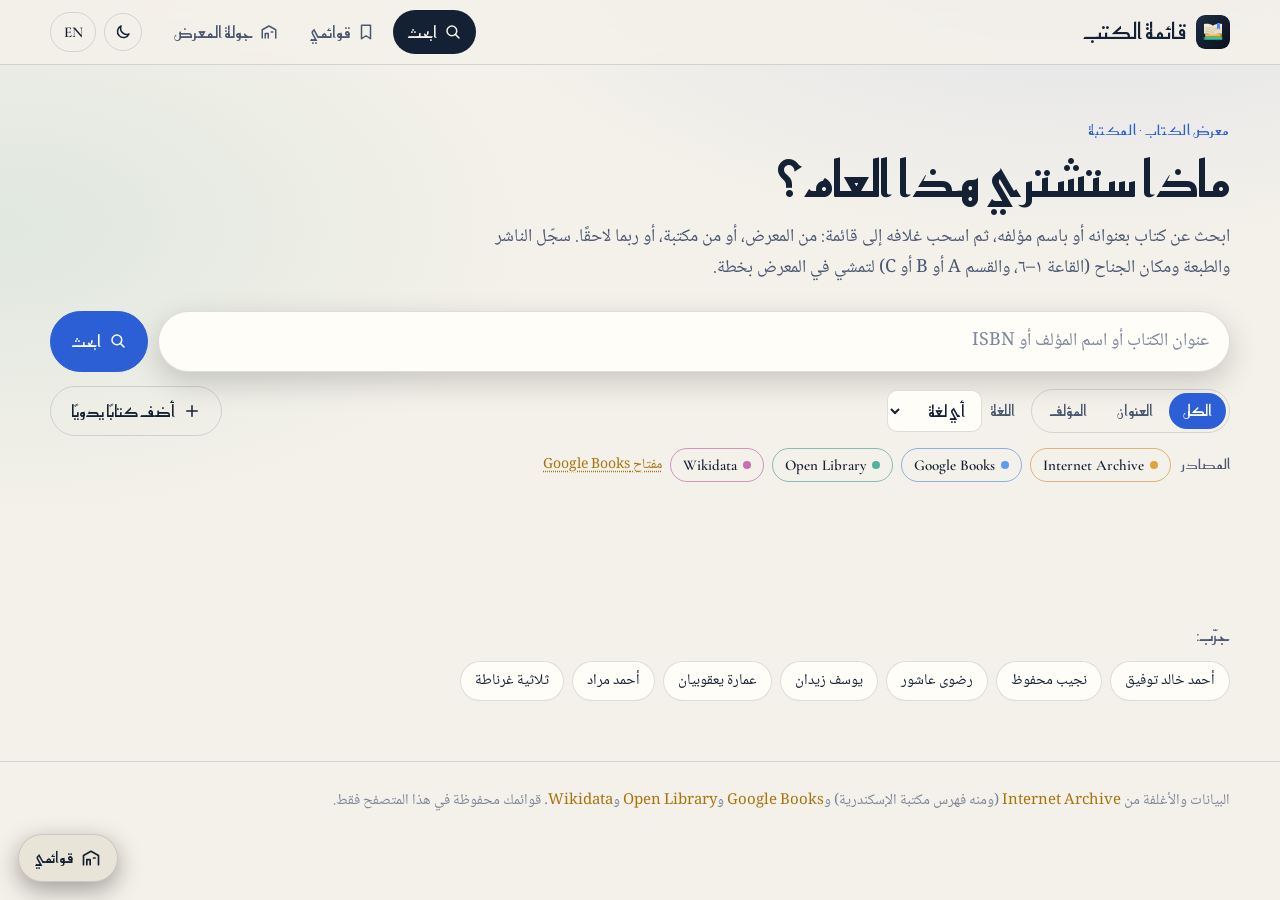
<file: index.html>
<!DOCTYPE html>
<html lang="ar" dir="rtl">
<head>
	<meta charset="UTF-8">
	<meta name="viewport" content="width=device-width, initial-scale=1.0, viewport-fit=cover">
	<title>قائمة الكتب — للمعرض والمكتبة</title>
	<meta name="description" content="قائمة الكتب التي تريد شراءها من معرض الكتاب أو من المكتبة: ابحث بالعنوان أو المؤلف، واسحب الغلاف إلى قائمتك، وسجّل الناشر والطبعة ومكانها في المعرض (القاعة والجناح). — Your book-buying list for the book fair or the bookshop.">
	<link rel="icon" href="assets/img/icons/favicon-32.png" sizes="32x32" type="image/png">
	<link rel="icon" href="assets/img/icon.svg" type="image/svg+xml">
	<link rel="apple-touch-icon" href="assets/img/icons/apple-touch-icon.png" sizes="180x180">
	<link rel="manifest" href="manifest.webmanifest">
	<meta name="theme-color" content="#0f1724">
	<meta name="color-scheme" content="dark light">
	<meta name="application-name" content="قائمة الكتب">
	<meta name="mobile-web-app-capable" content="yes">
	<meta name="apple-mobile-web-app-capable" content="yes">
	<meta name="apple-mobile-web-app-title" content="قائمة الكتب">
	<meta name="apple-mobile-web-app-status-bar-style" content="black-translucent">
	<meta name="author" content="Sameh Bilal">
	<meta property="og:type" content="website">
	<meta property="og:title" content="قائمة الكتب — للمعرض والمكتبة">
	<meta property="og:description" content="ابحث عن الكتب واسحبها إلى قائمتك، ورتّب جولتك في معرض الكتاب قاعةً قاعة. — Plan what to buy at the book fair, hall by hall.">
	<meta property="og:image" content="assets/img/screens/wide-search.jpg">
	<link rel="preload" href="assets/fonts/NotoNaskhArabic-arabic-7.woff2" as="font" type="font/woff2" crossorigin>
	<link rel="preload" href="assets/fonts/ReemKufi-arabic-10.woff2" as="font" type="font/woff2" crossorigin>
	<link rel="preconnect" href="https://openlibrary.org">
	<link rel="preconnect" href="https://covers.openlibrary.org">
	<link rel="preconnect" href="https://archive.org">
	<link rel="preconnect" href="https://www.googleapis.com">
	<link rel="stylesheet" href="assets/css/fonts.css">
	<link rel="stylesheet" href="assets/css/app.css">
	<link rel="stylesheet" href="assets/css/lists.css">
	<link rel="stylesheet" href="assets/css/notify.css">
	<script>try{var h=document.documentElement,l=localStorage.getItem('bl-lang'),t=localStorage.getItem('bl-theme');if(l==='en'){h.lang='en';h.dir='ltr';}if(t==='light'||(!t&&matchMedia('(prefers-color-scheme: light)').matches))h.setAttribute('data-theme','light');}catch(e){}</script>
</head>
<body>
	<a class="skip" href="#main" data-i18n="skip">انتقل إلى المحتوى</a>
	<header class="site-header">
		<div class="wrap">
			<a class="brand" href="#search">
				<img src="assets/img/icon.svg" alt="" width="34" height="34">
				<span class="brand-t" data-i18n="brand">قائمة الكتب</span>
			</a>
			<nav class="nav" aria-label="الأقسام" data-i18n-aria="nav">
				<a href="#search" data-view="search"><svg viewBox="0 0 24 24" aria-hidden="true"><circle cx="10.5" cy="10.5" r="6.5"/><path d="M15.5 15.5L20 20"/></svg><span data-i18n="navSearch">ابحث</span></a>
				<a href="#lists" data-view="lists"><svg viewBox="0 0 24 24" aria-hidden="true"><path d="M6 3h12v18l-6-4-6 4z"/></svg><span data-i18n="navLists">قوائمي</span><b class="nav-n" hidden></b></a>
				<a href="#plan" data-view="plan"><svg viewBox="0 0 24 24" aria-hidden="true"><path d="M3 20V9l9-5 9 5v11M7 20v-6h4v6M15 12h2"/></svg><span data-i18n="navPlan">جولة المعرض</span></a>
			</nav>
			<div class="tools">
				<button type="button" class="icon-btn theme-toggle" aria-label="المظهر" data-i18n-aria="theme"><svg viewBox="0 0 24 24" aria-hidden="true"><path d="M20 14.5A8 8 0 0 1 9.5 4a8 8 0 1 0 10.5 10.5z"/></svg></button>
				<button type="button" class="lang-toggle" lang="en">EN</button>
			</div>
		</div>
	</header>

	<main id="main">
		<!-- search -->
		<section class="view" id="view-search" data-view="search">
			<div class="hero">
				<div class="wrap">
					<p class="eyebrow" data-i18n="eyebrow">معرض الكتاب · المكتبة</p>
					<h1 data-i18n="title">ماذا ستشتري هذا العام؟</h1>
					<p class="lead" data-i18n="lead">ابحث عن كتاب بعنوانه أو باسم مؤلفه، ثم اسحب غلافه إلى قائمة: من المعرض، أو من مكتبة، أو ربما لاحقًا. سجّل الناشر والطبعة ومكان الجناح (القاعة ١–٦، والقسم A أو B أو C) لتمشي في المعرض بخطة.</p>
					<form class="search" role="search" autocomplete="off">
						<div class="search-row">
							<label class="visually-hidden" for="q" data-i18n="qLabel">ابحث عن كتاب</label>
							<input id="q" name="q" type="search" enterkeyhint="search" placeholder="عنوان الكتاب أو اسم المؤلف أو ISBN" data-i18n-ph="qPh">
							<button type="submit" class="btn btn-primary"><svg viewBox="0 0 24 24" aria-hidden="true"><circle cx="10.5" cy="10.5" r="6.5"/><path d="M15.5 15.5L20 20"/></svg><span data-i18n="go">ابحث</span></button>
						</div>
						<div class="search-opts">
							<div class="seg" role="radiogroup" aria-label="ابحث في" data-i18n-aria="searchIn">
								<label><input type="radio" name="by" value="all" checked><span data-i18n="byAll">الكل</span></label>
								<label><input type="radio" name="by" value="title"><span data-i18n="byTitle">العنوان</span></label>
								<label><input type="radio" name="by" value="author"><span data-i18n="byAuthor">المؤلف</span></label>
							</div>
							<label class="sel"><span data-i18n="langLabel">اللغة</span>
								<select name="lang">
									<option value="" data-i18n="langAny">أي لغة</option>
									<option value="ara" data-i18n="langAr">العربية</option>
									<option value="eng" data-i18n="langEn">الإنجليزية</option>
									<option value="fre" data-i18n="langFr">الفرنسية</option>
								</select>
							</label>
							<div class="sources" id="sources"></div>
							<button type="button" class="btn btn-ghost" data-manual><svg viewBox="0 0 24 24" aria-hidden="true"><path d="M12 5v14M5 12h14"/></svg><span data-i18n="manual">أضف كتابًا يدويًا</span></button>
						</div>
					</form>
				</div>
			</div>
			<div class="wrap">
				<p class="status" id="status" aria-live="polite"></p>
				<div class="results" id="results"></div>
				<div class="more-row"><button type="button" class="btn btn-ghost" id="more" hidden data-i18n="more">المزيد</button></div>
				<div class="hint-empty" id="hint-empty">
					<p data-i18n="tryLabel">جرّب:</p>
					<div class="chips" id="try"></div>
				</div>
			</div>
		</section>

		<!-- my lists -->
		<section class="view" id="view-lists" data-view="lists" hidden>
			<div class="page-head"><div class="wrap">
				<p class="eyebrow" data-i18n="listsEyebrow">على جهازك</p>
				<h1 data-i18n="listsTitle">قوائمي</h1>
				<p class="lead" data-i18n="listsLead">اسحب أي كتاب من مقبضه لترتيبه أو لنقله إلى قائمة أخرى، واضغط على عنوانه لتعديل الطبعة والسعر ومكانه في المعرض. تبقى القوائم على جهازك، ويمكنك تصديرها أو مشاركتها.</p>
			</div></div>
			<div class="wrap"><div id="lists-mount"></div></div>
		</section>

		<!-- the fair route -->
		<section class="view" id="view-plan" data-view="plan" hidden>
			<div class="page-head"><div class="wrap">
				<p class="eyebrow" data-i18n="planEyebrow">خطة اليوم</p>
				<h1 data-i18n="planTitle">جولتي في المعرض</h1>
				<p class="lead" data-i18n="planLead">كتب قائمة المعرض مرتبةً بالقاعة ثم القسم ثم رقم الجناح، لتمر على كل قاعة مرة واحدة. علّم ما اشتريته فينتقل إلى «اشتريته»، وتحتها كتب المكتبات خارج المعرض.</p>
			</div></div>
			<div class="wrap"><div id="plan-mount"></div></div>
		</section>
	</main>

	<footer class="site-footer">
		<div class="wrap">
			<p data-i18n="footer">البيانات والأغلفة من <a href="https://archive.org" target="_blank" rel="noopener">Internet Archive</a> (ومنه فهرس مكتبة الإسكندرية) و<a href="https://books.google.com" target="_blank" rel="noopener">Google Books</a> و<a href="https://openlibrary.org" target="_blank" rel="noopener">Open Library</a> و<a href="https://www.wikidata.org" target="_blank" rel="noopener">Wikidata</a>. قوائمك محفوظة في هذا المتصفح فقط.</p>
			<p class="ft-tools"></p>
		</div>
	</footer>

	<script src="assets/js/core.js"></script>
	<script src="assets/js/notify.js"></script>
	<script src="assets/js/search.js"></script>
	<script src="assets/js/book.js"></script>
	<script src="assets/js/lists.js"></script>
	<script src="assets/js/goodreads.js"></script>
	<script src="assets/js/plan.js"></script>
	<script src="assets/js/main.js"></script>
	<script src="assets/js/pwa.js"></script>
</body>
</html>
</file>
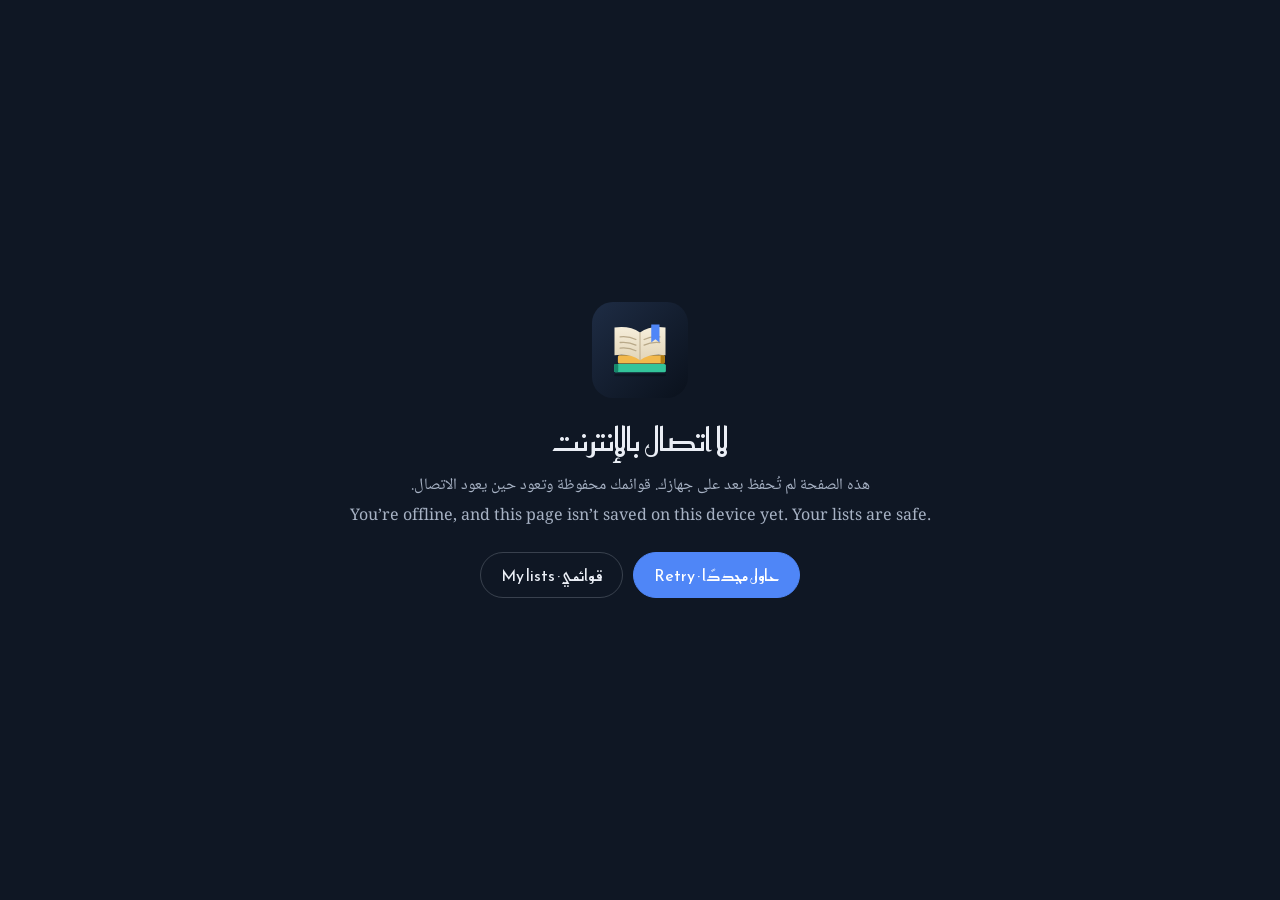
<file: offline.html>
<!DOCTYPE html>
<html lang="ar" dir="rtl">
<head>
	<meta charset="UTF-8">
	<meta name="viewport" content="width=device-width, initial-scale=1.0">
	<title>دون اتصال — قائمة الكتب</title>
	<meta name="theme-color" content="#0f1724">
	<link rel="icon" href="assets/img/icon.svg" type="image/svg+xml">
	<link rel="stylesheet" href="assets/css/fonts.css">
	<style>
		body { margin: 0; min-height: 100vh; display: grid; place-items: center; background: #0f1724; color: #eaeef5; font-family: 'Noto Naskh Arabic', Georgia, serif; text-align: center; padding: 24px; box-sizing: border-box; }
		img { width: 96px; height: 96px; margin: 0 auto 18px; display: block; }
		h1 { font-family: 'Reem Kufi', serif; font-weight: 500; margin: 0 0 8px; }
		p { color: #a7b2c4; margin: 0 0 4px; }
		.btns { display: flex; gap: 10px; justify-content: center; margin-top: 22px; flex-wrap: wrap; }
		button, a { font: 16px 'Reem Kufi', serif; padding: 10px 20px; border-radius: 999px; border: 1px solid rgba(226, 233, 245, .2); background: none; color: #eaeef5; cursor: pointer; text-decoration: none; }
		button { background: #4f86f7; border-color: #4f86f7; color: #fff; }
	</style>
</head>
<body>
	<main>
		<img src="assets/img/icon.svg" alt="">
		<h1>لا اتصال بالإنترنت</h1>
		<p>هذه الصفحة لم تُحفظ بعد على جهازك. قوائمك محفوظة وتعود حين يعود الاتصال.</p>
		<p lang="en" dir="ltr">You’re offline, and this page isn’t saved on this device yet. Your lists are safe.</p>
		<div class="btns">
			<button type="button" onclick="location.reload()">حاول مجددًا · Retry</button>
			<a href="index.html">قوائمي · My lists</a>
		</div>
	</main>
</body>
</html>
</file>
<file: assets/css/fonts.css>
/* Self-hosted Google Fonts (OFL): Reem Kufi, Noto Naskh Arabic, Cormorant Garamond */
/* latin-ext */
@font-face {
  font-family: 'Cormorant Garamond';
  font-style: normal;
  font-weight: 400;
  font-display: swap;
  src: url(../fonts/CormorantGaramond-latin-ext-2.woff2) format('woff2');
  unicode-range: U+0100-02BA, U+02BD-02C5, U+02C7-02CC, U+02CE-02D7, U+02DD-02FF, U+0304, U+0308, U+0329, U+1D00-1DBF, U+1E00-1E9F, U+1EF2-1EFF, U+2020, U+20A0-20AB, U+20AD-20C4, U+2113, U+2C60-2C7F, U+A720-A7FF;
}
/* latin */
@font-face {
  font-family: 'Cormorant Garamond';
  font-style: normal;
  font-weight: 400;
  font-display: swap;
  src: url(../fonts/CormorantGaramond-latin-3.woff2) format('woff2');
  unicode-range: U+0000-00FF, U+0131, U+0152-0153, U+02BB-02BC, U+02C6, U+02DA, U+02DC, U+0304, U+0308, U+0329, U+2000-206F, U+20AC, U+2122, U+2191, U+2193, U+2212, U+2215, U+FEFF, U+FFFD;
}
/* latin-ext */
@font-face {
  font-family: 'Cormorant Garamond';
  font-style: normal;
  font-weight: 500;
  font-display: swap;
  src: url(../fonts/CormorantGaramond-latin-ext-2.woff2) format('woff2');
  unicode-range: U+0100-02BA, U+02BD-02C5, U+02C7-02CC, U+02CE-02D7, U+02DD-02FF, U+0304, U+0308, U+0329, U+1D00-1DBF, U+1E00-1E9F, U+1EF2-1EFF, U+2020, U+20A0-20AB, U+20AD-20C4, U+2113, U+2C60-2C7F, U+A720-A7FF;
}
/* latin */
@font-face {
  font-family: 'Cormorant Garamond';
  font-style: normal;
  font-weight: 500;
  font-display: swap;
  src: url(../fonts/CormorantGaramond-latin-3.woff2) format('woff2');
  unicode-range: U+0000-00FF, U+0131, U+0152-0153, U+02BB-02BC, U+02C6, U+02DA, U+02DC, U+0304, U+0308, U+0329, U+2000-206F, U+20AC, U+2122, U+2191, U+2193, U+2212, U+2215, U+FEFF, U+FFFD;
}
/* latin-ext */
@font-face {
  font-family: 'Cormorant Garamond';
  font-style: normal;
  font-weight: 600;
  font-display: swap;
  src: url(../fonts/CormorantGaramond-latin-ext-2.woff2) format('woff2');
  unicode-range: U+0100-02BA, U+02BD-02C5, U+02C7-02CC, U+02CE-02D7, U+02DD-02FF, U+0304, U+0308, U+0329, U+1D00-1DBF, U+1E00-1E9F, U+1EF2-1EFF, U+2020, U+20A0-20AB, U+20AD-20C4, U+2113, U+2C60-2C7F, U+A720-A7FF;
}
/* latin */
@font-face {
  font-family: 'Cormorant Garamond';
  font-style: normal;
  font-weight: 600;
  font-display: swap;
  src: url(../fonts/CormorantGaramond-latin-3.woff2) format('woff2');
  unicode-range: U+0000-00FF, U+0131, U+0152-0153, U+02BB-02BC, U+02C6, U+02DA, U+02DC, U+0304, U+0308, U+0329, U+2000-206F, U+20AC, U+2122, U+2191, U+2193, U+2212, U+2215, U+FEFF, U+FFFD;
}
/* latin-ext */
@font-face {
  font-family: 'Cormorant Garamond';
  font-style: normal;
  font-weight: 700;
  font-display: swap;
  src: url(../fonts/CormorantGaramond-latin-ext-2.woff2) format('woff2');
  unicode-range: U+0100-02BA, U+02BD-02C5, U+02C7-02CC, U+02CE-02D7, U+02DD-02FF, U+0304, U+0308, U+0329, U+1D00-1DBF, U+1E00-1E9F, U+1EF2-1EFF, U+2020, U+20A0-20AB, U+20AD-20C4, U+2113, U+2C60-2C7F, U+A720-A7FF;
}
/* latin */
@font-face {
  font-family: 'Cormorant Garamond';
  font-style: normal;
  font-weight: 700;
  font-display: swap;
  src: url(../fonts/CormorantGaramond-latin-3.woff2) format('woff2');
  unicode-range: U+0000-00FF, U+0131, U+0152-0153, U+02BB-02BC, U+02C6, U+02DA, U+02DC, U+0304, U+0308, U+0329, U+2000-206F, U+20AC, U+2122, U+2191, U+2193, U+2212, U+2215, U+FEFF, U+FFFD;
}
/* arabic */
@font-face {
  font-family: 'Noto Naskh Arabic';
  font-style: normal;
  font-weight: 400;
  font-display: swap;
  src: url(../fonts/NotoNaskhArabic-arabic-7.woff2) format('woff2');
  unicode-range: U+0600-06FF, U+0750-077F, U+0870-0891, U+0897-08E1, U+08E3-08FF, U+200C-200E, U+2010-2011, U+204F, U+2E41, U+FB50-FDFF, U+FE70-FE74, U+FE76-FEFC, U+102E0-102FB, U+10E60-10E7E, U+10EC2-10EC7, U+10EC9-10EEE, U+10EF0-10EFF, U+1EE00-1EE03, U+1EE05-1EE1F, U+1EE21-1EE22, U+1EE24, U+1EE27, U+1EE29-1EE32, U+1EE34-1EE37, U+1EE39, U+1EE3B, U+1EE42, U+1EE47, U+1EE49, U+1EE4B, U+1EE4D-1EE4F, U+1EE51-1EE52, U+1EE54, U+1EE57, U+1EE59, U+1EE5B, U+1EE5D, U+1EE5F, U+1EE61-1EE62, U+1EE64, U+1EE67-1EE6A, U+1EE6C-1EE72, U+1EE74-1EE77, U+1EE79-1EE7C, U+1EE7E, U+1EE80-1EE89, U+1EE8B-1EE9B, U+1EEA1-1EEA3, U+1EEA5-1EEA9, U+1EEAB-1EEBB, U+1EEF0-1EEF1;
}
/* latin-ext */
@font-face {
  font-family: 'Noto Naskh Arabic';
  font-style: normal;
  font-weight: 400;
  font-display: swap;
  src: url(../fonts/NotoNaskhArabic-latin-ext-8.woff2) format('woff2');
  unicode-range: U+0100-02BA, U+02BD-02C5, U+02C7-02CC, U+02CE-02D7, U+02DD-02FF, U+0304, U+0308, U+0329, U+1D00-1DBF, U+1E00-1E9F, U+1EF2-1EFF, U+2020, U+20A0-20AB, U+20AD-20C4, U+2113, U+2C60-2C7F, U+A720-A7FF;
}
/* latin */
@font-face {
  font-family: 'Noto Naskh Arabic';
  font-style: normal;
  font-weight: 400;
  font-display: swap;
  src: url(../fonts/NotoNaskhArabic-latin-9.woff2) format('woff2');
  unicode-range: U+0000-00FF, U+0131, U+0152-0153, U+02BB-02BC, U+02C6, U+02DA, U+02DC, U+0304, U+0308, U+0329, U+2000-206F, U+20AC, U+2122, U+2191, U+2193, U+2212, U+2215, U+FEFF, U+FFFD;
}
/* arabic */
@font-face {
  font-family: 'Noto Naskh Arabic';
  font-style: normal;
  font-weight: 600;
  font-display: swap;
  src: url(../fonts/NotoNaskhArabic-arabic-7.woff2) format('woff2');
  unicode-range: U+0600-06FF, U+0750-077F, U+0870-0891, U+0897-08E1, U+08E3-08FF, U+200C-200E, U+2010-2011, U+204F, U+2E41, U+FB50-FDFF, U+FE70-FE74, U+FE76-FEFC, U+102E0-102FB, U+10E60-10E7E, U+10EC2-10EC7, U+10EC9-10EEE, U+10EF0-10EFF, U+1EE00-1EE03, U+1EE05-1EE1F, U+1EE21-1EE22, U+1EE24, U+1EE27, U+1EE29-1EE32, U+1EE34-1EE37, U+1EE39, U+1EE3B, U+1EE42, U+1EE47, U+1EE49, U+1EE4B, U+1EE4D-1EE4F, U+1EE51-1EE52, U+1EE54, U+1EE57, U+1EE59, U+1EE5B, U+1EE5D, U+1EE5F, U+1EE61-1EE62, U+1EE64, U+1EE67-1EE6A, U+1EE6C-1EE72, U+1EE74-1EE77, U+1EE79-1EE7C, U+1EE7E, U+1EE80-1EE89, U+1EE8B-1EE9B, U+1EEA1-1EEA3, U+1EEA5-1EEA9, U+1EEAB-1EEBB, U+1EEF0-1EEF1;
}
/* latin-ext */
@font-face {
  font-family: 'Noto Naskh Arabic';
  font-style: normal;
  font-weight: 600;
  font-display: swap;
  src: url(../fonts/NotoNaskhArabic-latin-ext-8.woff2) format('woff2');
  unicode-range: U+0100-02BA, U+02BD-02C5, U+02C7-02CC, U+02CE-02D7, U+02DD-02FF, U+0304, U+0308, U+0329, U+1D00-1DBF, U+1E00-1E9F, U+1EF2-1EFF, U+2020, U+20A0-20AB, U+20AD-20C4, U+2113, U+2C60-2C7F, U+A720-A7FF;
}
/* latin */
@font-face {
  font-family: 'Noto Naskh Arabic';
  font-style: normal;
  font-weight: 600;
  font-display: swap;
  src: url(../fonts/NotoNaskhArabic-latin-9.woff2) format('woff2');
  unicode-range: U+0000-00FF, U+0131, U+0152-0153, U+02BB-02BC, U+02C6, U+02DA, U+02DC, U+0304, U+0308, U+0329, U+2000-206F, U+20AC, U+2122, U+2191, U+2193, U+2212, U+2215, U+FEFF, U+FFFD;
}
/* arabic */
@font-face {
  font-family: 'Reem Kufi';
  font-style: normal;
  font-weight: 400;
  font-display: swap;
  src: url(../fonts/ReemKufi-arabic-10.woff2) format('woff2');
  unicode-range: U+0600-06FF, U+0750-077F, U+0870-0891, U+0897-08E1, U+08E3-08FF, U+200C-200E, U+2010-2011, U+204F, U+2E41, U+FB50-FDFF, U+FE70-FE74, U+FE76-FEFC, U+102E0-102FB, U+10E60-10E7E, U+10EC2-10EC7, U+10EC9-10EEE, U+10EF0-10EFF, U+1EE00-1EE03, U+1EE05-1EE1F, U+1EE21-1EE22, U+1EE24, U+1EE27, U+1EE29-1EE32, U+1EE34-1EE37, U+1EE39, U+1EE3B, U+1EE42, U+1EE47, U+1EE49, U+1EE4B, U+1EE4D-1EE4F, U+1EE51-1EE52, U+1EE54, U+1EE57, U+1EE59, U+1EE5B, U+1EE5D, U+1EE5F, U+1EE61-1EE62, U+1EE64, U+1EE67-1EE6A, U+1EE6C-1EE72, U+1EE74-1EE77, U+1EE79-1EE7C, U+1EE7E, U+1EE80-1EE89, U+1EE8B-1EE9B, U+1EEA1-1EEA3, U+1EEA5-1EEA9, U+1EEAB-1EEBB, U+1EEF0-1EEF1;
}
/* latin-ext */
@font-face {
  font-family: 'Reem Kufi';
  font-style: normal;
  font-weight: 400;
  font-display: swap;
  src: url(../fonts/ReemKufi-latin-ext-11.woff2) format('woff2');
  unicode-range: U+0100-02BA, U+02BD-02C5, U+02C7-02CC, U+02CE-02D7, U+02DD-02FF, U+0304, U+0308, U+0329, U+1D00-1DBF, U+1E00-1E9F, U+1EF2-1EFF, U+2020, U+20A0-20AB, U+20AD-20C4, U+2113, U+2C60-2C7F, U+A720-A7FF;
}
/* latin */
@font-face {
  font-family: 'Reem Kufi';
  font-style: normal;
  font-weight: 400;
  font-display: swap;
  src: url(../fonts/ReemKufi-latin-12.woff2) format('woff2');
  unicode-range: U+0000-00FF, U+0131, U+0152-0153, U+02BB-02BC, U+02C6, U+02DA, U+02DC, U+0304, U+0308, U+0329, U+2000-206F, U+20AC, U+2122, U+2191, U+2193, U+2212, U+2215, U+FEFF, U+FFFD;
}
/* arabic */
@font-face {
  font-family: 'Reem Kufi';
  font-style: normal;
  font-weight: 600;
  font-display: swap;
  src: url(../fonts/ReemKufi-arabic-10.woff2) format('woff2');
  unicode-range: U+0600-06FF, U+0750-077F, U+0870-0891, U+0897-08E1, U+08E3-08FF, U+200C-200E, U+2010-2011, U+204F, U+2E41, U+FB50-FDFF, U+FE70-FE74, U+FE76-FEFC, U+102E0-102FB, U+10E60-10E7E, U+10EC2-10EC7, U+10EC9-10EEE, U+10EF0-10EFF, U+1EE00-1EE03, U+1EE05-1EE1F, U+1EE21-1EE22, U+1EE24, U+1EE27, U+1EE29-1EE32, U+1EE34-1EE37, U+1EE39, U+1EE3B, U+1EE42, U+1EE47, U+1EE49, U+1EE4B, U+1EE4D-1EE4F, U+1EE51-1EE52, U+1EE54, U+1EE57, U+1EE59, U+1EE5B, U+1EE5D, U+1EE5F, U+1EE61-1EE62, U+1EE64, U+1EE67-1EE6A, U+1EE6C-1EE72, U+1EE74-1EE77, U+1EE79-1EE7C, U+1EE7E, U+1EE80-1EE89, U+1EE8B-1EE9B, U+1EEA1-1EEA3, U+1EEA5-1EEA9, U+1EEAB-1EEBB, U+1EEF0-1EEF1;
}
/* latin-ext */
@font-face {
  font-family: 'Reem Kufi';
  font-style: normal;
  font-weight: 600;
  font-display: swap;
  src: url(../fonts/ReemKufi-latin-ext-11.woff2) format('woff2');
  unicode-range: U+0100-02BA, U+02BD-02C5, U+02C7-02CC, U+02CE-02D7, U+02DD-02FF, U+0304, U+0308, U+0329, U+1D00-1DBF, U+1E00-1E9F, U+1EF2-1EFF, U+2020, U+20A0-20AB, U+20AD-20C4, U+2113, U+2C60-2C7F, U+A720-A7FF;
}
/* latin */
@font-face {
  font-family: 'Reem Kufi';
  font-style: normal;
  font-weight: 600;
  font-display: swap;
  src: url(../fonts/ReemKufi-latin-12.woff2) format('woff2');
  unicode-range: U+0000-00FF, U+0131, U+0152-0153, U+02BB-02BC, U+02C6, U+02DA, U+02DC, U+0304, U+0308, U+0329, U+2000-206F, U+20AC, U+2122, U+2191, U+2193, U+2212, U+2215, U+FEFF, U+FFFD;
}
/* arabic */
@font-face {
  font-family: 'Reem Kufi';
  font-style: normal;
  font-weight: 700;
  font-display: swap;
  src: url(../fonts/ReemKufi-arabic-10.woff2) format('woff2');
  unicode-range: U+0600-06FF, U+0750-077F, U+0870-0891, U+0897-08E1, U+08E3-08FF, U+200C-200E, U+2010-2011, U+204F, U+2E41, U+FB50-FDFF, U+FE70-FE74, U+FE76-FEFC, U+102E0-102FB, U+10E60-10E7E, U+10EC2-10EC7, U+10EC9-10EEE, U+10EF0-10EFF, U+1EE00-1EE03, U+1EE05-1EE1F, U+1EE21-1EE22, U+1EE24, U+1EE27, U+1EE29-1EE32, U+1EE34-1EE37, U+1EE39, U+1EE3B, U+1EE42, U+1EE47, U+1EE49, U+1EE4B, U+1EE4D-1EE4F, U+1EE51-1EE52, U+1EE54, U+1EE57, U+1EE59, U+1EE5B, U+1EE5D, U+1EE5F, U+1EE61-1EE62, U+1EE64, U+1EE67-1EE6A, U+1EE6C-1EE72, U+1EE74-1EE77, U+1EE79-1EE7C, U+1EE7E, U+1EE80-1EE89, U+1EE8B-1EE9B, U+1EEA1-1EEA3, U+1EEA5-1EEA9, U+1EEAB-1EEBB, U+1EEF0-1EEF1;
}
/* latin-ext */
@font-face {
  font-family: 'Reem Kufi';
  font-style: normal;
  font-weight: 700;
  font-display: swap;
  src: url(../fonts/ReemKufi-latin-ext-11.woff2) format('woff2');
  unicode-range: U+0100-02BA, U+02BD-02C5, U+02C7-02CC, U+02CE-02D7, U+02DD-02FF, U+0304, U+0308, U+0329, U+1D00-1DBF, U+1E00-1E9F, U+1EF2-1EFF, U+2020, U+20A0-20AB, U+20AD-20C4, U+2113, U+2C60-2C7F, U+A720-A7FF;
}
/* latin */
@font-face {
  font-family: 'Reem Kufi';
  font-style: normal;
  font-weight: 700;
  font-display: swap;
  src: url(../fonts/ReemKufi-latin-12.woff2) format('woff2');
  unicode-range: U+0000-00FF, U+0131, U+0152-0153, U+02BB-02BC, U+02C6, U+02DA, U+02DC, U+0304, U+0308, U+0329, U+2000-206F, U+20AC, U+2122, U+2191, U+2193, U+2212, U+2215, U+FEFF, U+FFFD;
}
/* latin-ext — Poppins 500, for the copyright line (as on Sameh Bilal's portfolio) */
@font-face {
  font-family: 'Poppins';
  font-style: normal;
  font-weight: 500;
  font-display: swap;
  src: url(../fonts/Poppins-500-latin-ext.woff2) format('woff2');
  unicode-range: U+0100-02BA, U+02BD-02C5, U+02C7-02CC, U+02CE-02D7, U+02DD-02FF, U+0304, U+0308, U+0329, U+1D00-1DBF, U+1E00-1E9F, U+1EF2-1EFF, U+2020, U+20A0-20AB, U+20AD-20C4, U+2113, U+2C60-2C7F, U+A720-A7FF;
}
/* latin — Poppins 500, for the copyright line (as on Sameh Bilal's portfolio) */
@font-face {
  font-family: 'Poppins';
  font-style: normal;
  font-weight: 500;
  font-display: swap;
  src: url(../fonts/Poppins-500-latin.woff2) format('woff2');
  unicode-range: U+0000-00FF, U+0131, U+0152-0153, U+02BB-02BC, U+02C6, U+02DA, U+02DC, U+0304, U+0308, U+0329, U+2000-206F, U+20AC, U+2122, U+2191, U+2193, U+2212, U+2215, U+FEFF, U+FFFD;
}
</file>
<file: assets/css/app.css>
/* =========================================================
   Book List — the page: header, search, results, the book's
   card, the fair route. The lists and their drag and drop are
   in lists.css. Dark by default, a paper (light) theme too.
   ========================================================= */

:root {
	--ink: #0f1724;
	--ink-2: #152033;
	--ink-3: #1e2c44;
	--line: rgba(226, 233, 245, 0.12);
	--paper: #eaeef5;
	--paper-dim: #a7b2c4;
	--muted: #77839a;
	--ember: #4f86f7;
	--gold: #f2b84b;
	--teal: #33c49a;
	--radius: 14px;
	--shadow: 0 20px 50px rgba(0, 0, 0, 0.45);
	--header-bg: rgba(15, 23, 36, 0.84);

	--f-display: 'Reem Kufi', 'Cormorant Garamond', serif;
	--f-body: 'Noto Naskh Arabic', 'Cormorant Garamond', Georgia, serif;
	--f-latin: 'Cormorant Garamond', Georgia, serif;
	color-scheme: dark;
}
html[data-theme="light"] {
	--ink: #f4f1ea;
	--ink-2: #fffdf8;
	--ink-3: #e9e4d8;
	--line: rgba(20, 32, 51, 0.14);
	--paper: #142033;
	--paper-dim: #4a5872;
	--muted: #7c879a;
	--ember: #2c5fd6;
	--gold: #a87410;
	--teal: #17886a;
	--shadow: 0 20px 50px rgba(20, 32, 51, 0.16);
	--header-bg: rgba(244, 241, 234, 0.88);
	color-scheme: light;
}

*, *::before, *::after { box-sizing: border-box; }
html { overflow-x: hidden; -webkit-text-size-adjust: 100%; }
html, body { margin: 0; padding: 0; }
body {
	min-height: 100vh;
	background:
		radial-gradient(1100px 560px at 85% -10%, color-mix(in srgb, var(--ember) 11%, transparent), transparent 60%),
		radial-gradient(900px 500px at 0% 25%, color-mix(in srgb, var(--teal) 9%, transparent), transparent 60%),
		var(--ink);
	background-attachment: fixed;
	color: var(--paper);
	font-family: var(--f-body);
	font-size: 17px; line-height: 1.75;
	-webkit-font-smoothing: antialiased;
	overflow-x: clip;
	padding-bottom: env(safe-area-inset-bottom);
}
html[lang="en"] body { font-family: var(--f-latin); font-size: 19px; line-height: 1.55; }
html[lang="en"] { --f-display: 'Cormorant Garamond', Georgia, serif; }
a { color: var(--gold); text-decoration: none; }
a:hover { color: var(--ember); }
img { max-width: 100%; display: block; }
button, input, select, textarea { font: inherit; color: inherit; }
svg { fill: none; stroke: currentColor; stroke-width: 2; stroke-linecap: round; stroke-linejoin: round; }
:focus-visible { outline: 2px solid var(--gold); outline-offset: 2px; }
.wrap { width: min(1180px, 100% - 32px); margin-inline: auto; }
.visually-hidden { position: absolute !important; width: 1px; height: 1px; overflow: hidden; clip: rect(0 0 0 0); white-space: nowrap; }
.skip { position: absolute; top: -60px; inset-inline-start: 12px; z-index: 2000; background: var(--paper); color: var(--ink); padding: 8px 14px; border-radius: 8px; }
.skip:focus { top: 10px; }
.muted { color: var(--muted); }
[hidden] { display: none !important; }

/* ---------- header ---------- */
.site-header {
	position: sticky; top: 0; z-index: 50;
	background: var(--header-bg); backdrop-filter: blur(10px); -webkit-backdrop-filter: blur(10px);
	border-bottom: 1px solid var(--line);
	padding-top: env(safe-area-inset-top);
}
.site-header .wrap { display: flex; align-items: center; gap: 18px; min-height: 64px; }
.brand { display: flex; align-items: center; gap: 10px; color: var(--paper); white-space: nowrap; }
.brand:hover { color: var(--paper); }
.brand img { width: 34px; height: 34px; border-radius: 9px; }
.brand-t { font-family: var(--f-display); font-size: 22px; line-height: 1; }
.nav { display: flex; gap: 4px; margin-inline-start: auto; }
.nav a {
	position: relative; display: inline-flex; align-items: center; gap: 7px;
	color: var(--paper-dim); font-family: var(--f-display); font-size: 16px;
	padding: 8px 14px; border-radius: 999px; transition: color .2s, background .2s;
}
.nav a svg { width: 18px; height: 18px; }
.nav a:hover { color: var(--paper); background: var(--ink-3); }
.nav a[aria-current="page"] { color: var(--ink); background: var(--paper); }
.nav-n { min-width: 20px; height: 20px; padding: 0 5px; border-radius: 10px; background: var(--ember); color: #fff; font: 600 12px/20px var(--f-latin); text-align: center; }
.tools { display: flex; align-items: center; gap: 8px; }
.icon-btn {
	display: grid; place-items: center; width: 38px; height: 38px; padding: 0; border-radius: 50%; cursor: pointer;
	background: transparent; border: 1px solid var(--line); color: var(--paper);
}
.icon-btn svg { width: 18px; height: 18px; }
.icon-btn:hover { border-color: var(--gold); color: var(--gold); }
.lang-toggle {
	font-family: var(--f-latin); font-size: 15px; font-weight: 600; min-width: 46px;
	background: transparent; color: var(--paper); border: 1px solid var(--line); border-radius: 999px; padding: 6px 12px; cursor: pointer;
}
html[lang="en"] .lang-toggle { font-family: 'Reem Kufi', sans-serif; }
.lang-toggle:hover { border-color: var(--gold); color: var(--gold); }

/* phones: the three views as a bar at the bottom, like an app */
@media (max-width: 760px) {
	/* (a backdrop-filter would make the header the box the fixed bar is placed in) */
	.site-header { backdrop-filter: none; -webkit-backdrop-filter: none; background: color-mix(in srgb, var(--ink) 94%, transparent); }
	.site-header .wrap { min-height: 56px; gap: 10px; }
	.tools { margin-inline-start: auto; }
	.nav {
		position: fixed; z-index: 60; bottom: 0; inset-inline: 0; margin: 0; gap: 0;
		display: grid; grid-template-columns: repeat(3, 1fr);
		background: var(--header-bg); backdrop-filter: blur(12px); -webkit-backdrop-filter: blur(12px);
		border-top: 1px solid var(--line); padding: 6px 8px calc(6px + env(safe-area-inset-bottom));
	}
	.nav a { flex-direction: column; gap: 0; padding: 6px 4px; font-size: 13px; line-height: 1.3; border-radius: 12px; }
	.nav a svg { width: 22px; height: 22px; }
	.nav a[aria-current="page"] { background: transparent; color: var(--ember); }
	.nav-n { position: absolute; top: 2px; inset-inline-start: calc(50% + 6px); }
	body { padding-bottom: calc(76px + env(safe-area-inset-bottom)); }
	.ls-fab { bottom: calc(84px + env(safe-area-inset-bottom)) !important; }
	.ns-stack { top: calc(66px + env(safe-area-inset-top)) !important; }
}

/* ---------- headings ---------- */
.hero { padding: 54px 0 28px; }
.page-head { padding: 44px 0 22px; }
.eyebrow { margin: 0 0 6px; font-family: var(--f-display); font-size: 14px; letter-spacing: .04em; color: var(--ember); }
h1 { margin: 0; font-family: var(--f-display); font-weight: 600; font-size: clamp(30px, 5vw, 50px); line-height: 1.2; }
.lead { margin: 12px 0 0; max-width: 760px; color: var(--paper-dim); font-size: 18px; }
@media (max-width: 760px) { .hero { padding: 28px 0 18px; } .page-head { padding: 26px 0 14px; } .lead { font-size: 16px; } }

/* ---------- buttons, fields ---------- */
.btn {
	display: inline-flex; align-items: center; justify-content: center; gap: 8px; cursor: pointer;
	font-family: var(--f-display); font-size: 16px; padding: 10px 20px; border-radius: 999px;
	border: 1px solid var(--line); background: none; color: var(--paper); transition: background .2s, border-color .2s, color .2s, transform .15s;
}
.btn svg { width: 18px; height: 18px; }
.btn:hover { border-color: var(--ember); }
.btn:active { transform: translateY(1px); }
.btn-primary { background: var(--ember); border-color: var(--ember); color: #fff; }
.btn-primary:hover { filter: brightness(1.08); }
.btn-sm { font-size: 14px; padding: 5px 14px; }
.btn:disabled { opacity: .5; cursor: default; }
.linkish { border: 0; background: none; padding: 0; color: var(--gold); cursor: pointer; text-decoration: underline; text-underline-offset: 3px; }

.search { margin-top: 26px; }
.search-row { display: flex; gap: 10px; }
.search-row input {
	flex: 1; min-width: 0; padding: 14px 20px; border-radius: 999px; font-size: 18px;
	background: var(--ink-2); border: 1px solid var(--line); color: var(--paper); outline: none;
	box-shadow: 0 10px 30px rgba(0, 0, 0, .18);
}
.search-row input:focus { border-color: var(--ember); }
.search-row input::placeholder { color: var(--muted); }
.search-opts { display: flex; flex-wrap: wrap; align-items: center; gap: 12px 16px; margin-top: 14px; }
.search-opts [data-manual] { margin-inline-start: auto; }
@media (max-width: 640px) {
	.search-row .btn span { display: none; }
	.search-row .btn { padding: 0 16px; }
	.search-opts [data-manual] { margin: 0; width: 100%; }
}

/* a segmented control */
.seg { display: inline-flex; flex-wrap: wrap; border: 1px solid var(--line); border-radius: 999px; padding: 3px; gap: 2px; }
.seg label { position: relative; cursor: pointer; }
.seg input { position: absolute; opacity: 0; pointer-events: none; }
.seg span { display: inline-flex; align-items: center; gap: 6px; padding: 5px 14px; border-radius: 999px; font-family: var(--f-display); font-size: 15px; color: var(--paper-dim); transition: background .2s, color .2s; }
.seg span svg { width: 16px; height: 16px; }
.seg input:checked + span { background: var(--ember); color: #fff; }
.seg input:focus-visible + span { outline: 2px solid var(--gold); outline-offset: 1px; }
.sel { display: inline-flex; align-items: center; gap: 8px; font-family: var(--f-display); font-size: 15px; color: var(--paper-dim); }
select, .fld input, .fld textarea {
	background: var(--ink-2); border: 1px solid var(--line); color: var(--paper); border-radius: 10px; padding: 7px 12px; outline: none; font-size: 16px;
}
select:focus, .fld input:focus, .fld textarea:focus { border-color: var(--ember); }

/* the sources to search, and Google Books' key */
.sources { flex-basis: 100%; order: 5; display: flex; flex-wrap: wrap; align-items: center; gap: 6px 8px; font-size: 14px; }
.src-l { font-family: var(--f-display); color: var(--paper-dim); margin-inline-end: 2px; }
.src-pick { position: relative; cursor: pointer; }
.src-pick input { position: absolute; opacity: 0; pointer-events: none; }
.src-pick span { display: inline-flex; align-items: center; gap: 6px; padding: 3px 12px; border-radius: 999px; border: 1px solid var(--line); color: var(--muted); font-family: var(--f-latin); font-weight: 600; font-size: 15px; transition: all .15s; }
.src-pick span::before { content: ''; width: 8px; height: 8px; border-radius: 50%; background: var(--sc); opacity: .35; }
.src-pick input:checked + span { color: var(--paper); border-color: color-mix(in srgb, var(--sc) 60%, var(--line)); }
.src-pick input:checked + span::before { opacity: 1; }
.src-pick input:focus-visible + span { outline: 2px solid var(--gold); outline-offset: 2px; }
.src-ia { --sc: #e0a43a; } .src-gb { --sc: #5a9cf0; } .src-ol { --sc: #4fb3a2; } .src-wd { --sc: #c86fb4; }
.gb-key { position: relative; }
.gb-key summary { cursor: pointer; list-style: none; color: var(--gold); font-size: 14px; text-decoration: underline dotted; text-underline-offset: 3px; }
.gb-key summary::-webkit-details-marker { display: none; }
.gb-key-box { position: absolute; z-index: 30; top: calc(100% + 8px); inset-inline-start: 0; width: min(420px, calc(100vw - 32px)); padding: 14px 16px; border-radius: 14px; background: var(--ink-2); border: 1px solid var(--line); box-shadow: var(--shadow); }
.gb-key-box p { margin: 0 0 10px; font-size: 14px; line-height: 1.6; color: var(--paper-dim); }
.gb-key-row { display: flex; gap: 8px; }
.gb-key-row input { flex: 1; min-width: 0; background: var(--ink); border: 1px solid var(--line); color: var(--paper); border-radius: 10px; padding: 6px 10px; font-family: monospace; font-size: 14px; }
@media (max-width: 640px) { .gb-key { position: static; } .gb-key-box { inset-inline: 16px; } }
.src-counts { display: flex; flex-wrap: wrap; gap: 4px 14px; margin-top: 4px; font-size: 13px; color: var(--muted); }
.src-n { display: inline-flex; align-items: center; gap: 6px; }
.src-n::before { content: ''; width: 7px; height: 7px; border-radius: 50%; background: var(--sc); }
.src-n.is-err { color: var(--paper-dim); }
.src-n .linkish { font-size: 13px; }
.bk-src { display: flex; flex-wrap: wrap; gap: 3px; margin-top: 3px; }
.bk-src i { font: 600 10px/16px var(--f-latin, sans-serif); font-style: normal; padding: 0 6px; border-radius: 999px; color: var(--sc); border: 1px solid color-mix(in srgb, var(--sc) 45%, transparent); letter-spacing: .02em; }
.status { display: flex; flex-direction: column; }

/* ---------- results ---------- */
.status { min-height: 1.6em; margin: 6px 0 18px; color: var(--paper-dim); }
.results { display: grid; grid-template-columns: repeat(auto-fill, minmax(158px, 1fr)); gap: 26px 20px; }
@media (max-width: 640px) { .results { grid-template-columns: repeat(auto-fill, minmax(104px, 1fr)); gap: 18px 12px; } }
.bk-card { position: relative; display: flex; flex-direction: column; gap: 10px; cursor: grab; outline: none; -webkit-touch-callout: none; user-select: none; -webkit-user-select: none; }
.bk-card .cover { width: 100%; box-shadow: 0 14px 26px rgba(0, 0, 0, .35); transition: transform .3s cubic-bezier(.2, .8, .2, 1), box-shadow .3s; }
.bk-card:hover .cover, .bk-card:focus-visible .cover { transform: translateY(-6px) rotate(-1.2deg); box-shadow: 0 22px 34px rgba(0, 0, 0, .45); }
.bk-card:focus-visible .cover { outline: 2px solid var(--gold); outline-offset: 3px; }
.bk-card.is-dragged .cover { opacity: .35; transform: scale(.96); }
.bk-t { display: flex; flex-direction: column; line-height: 1.35; }
.bk-t b { font-family: var(--f-display); font-weight: 500; font-size: 16px; display: -webkit-box; -webkit-line-clamp: 2; -webkit-box-orient: vertical; overflow: hidden; }
.bk-t small { color: var(--paper-dim); font-size: 13px; overflow: hidden; text-overflow: ellipsis; white-space: nowrap; }
.bk-t .bk-meta { color: var(--muted); font-family: var(--f-latin); }
.bk-in { position: absolute; top: 8px; inset-inline-end: 8px; width: 30px; height: 30px; border-radius: 50%; display: grid; place-items: center; background: var(--ember); color: #fff; box-shadow: 0 4px 12px rgba(0, 0, 0, .35); }
.bk-in svg { width: 16px; height: 16px; }
/* the four lists as small buttons on the cover (for those who don't drag) */
.bk-card { container-type: inline-size; }
.bk-add {
	position: absolute; inset-inline: 0; top: calc(150cqw - 44px); display: flex; justify-content: center; gap: 4px; padding: 0 6px;
	opacity: 0; transform: translateY(6px); transition: opacity .2s, transform .2s; pointer-events: none;
}
.bk-card:hover .bk-add, .bk-card:focus-within .bk-add { opacity: 1; transform: none; pointer-events: auto; }
.bk-card:hover .bk-add { transform: translateY(-6px); }
.bk-add button {
	width: 34px; height: 34px; padding: 0; border-radius: 50%; cursor: pointer; display: grid; place-items: center;
	background: rgba(15, 23, 36, .86); color: #eaeef5; border: 1px solid rgba(255, 255, 255, .18); backdrop-filter: blur(4px);
}
.bk-add button svg { width: 16px; height: 16px; }
.bk-add button:hover, .bk-add button[aria-pressed="true"] { background: var(--ember); border-color: var(--ember); color: #fff; }
@media (hover: none) { .bk-card .bk-add { display: none; } }

/* loading */
.bk-card.is-skel .cover { background: var(--ink-3); animation: pulse 1.2s ease-in-out infinite alternate; box-shadow: none; }
.bk-card.is-skel .bk-t i { display: block; height: 12px; border-radius: 6px; background: var(--ink-3); margin: 4px 0; animation: pulse 1.2s ease-in-out infinite alternate; }
.bk-card.is-skel .bk-t i + i { width: 60%; }
@keyframes pulse { to { opacity: .45; } }
.more-row { display: flex; justify-content: center; margin: 30px 0; }
.hint-empty { margin: 0 0 40px; }
.hint-empty p { margin: 0 0 10px; color: var(--paper-dim); font-family: var(--f-display); }
.chips { display: flex; flex-wrap: wrap; gap: 8px; }
.chip { cursor: pointer; padding: 6px 14px; border-radius: 999px; border: 1px solid var(--line); background: var(--ink-2); color: var(--paper); font-size: 15px; }
.chip:hover { border-color: var(--ember); color: var(--ember); }

/* ---------- a cover: the picture, or one drawn from the title ---------- */
.cover {
	--h: 20;
	position: relative; display: block; aspect-ratio: 2 / 3; border-radius: 3px 6px 6px 3px; overflow: hidden;
	background:
		linear-gradient(90deg, rgba(0, 0, 0, .28) 0 6%, rgba(255, 255, 255, .08) 6% 7%, transparent 7%),
		linear-gradient(160deg, hsl(var(--h) 45% 38%), hsl(calc(var(--h) + 30) 50% 18%));
}
html[dir="rtl"] .cover { border-radius: 6px 3px 3px 6px; background: linear-gradient(270deg, rgba(0, 0, 0, .28) 0 6%, rgba(255, 255, 255, .08) 6% 7%, transparent 7%), linear-gradient(200deg, hsl(var(--h) 45% 38%), hsl(calc(var(--h) + 30) 50% 18%)); }
.cover img { position: absolute; inset: 0; width: 100%; height: 100%; object-fit: cover; }
.cover-t {
	position: absolute; inset: 12% 12% auto; display: flex; flex-direction: column; gap: 4px; text-align: center;
	font-family: var(--f-display); font-size: 14px; line-height: 1.3; color: #f4f6fb; overflow: hidden; max-height: 80%;
}
.cover-t small { font-size: 11px; opacity: .75; }
.cover::after { content: ''; position: absolute; inset: 0; pointer-events: none; box-shadow: inset 0 0 0 1px rgba(255, 255, 255, .06); border-radius: inherit; }

/* ---------- the book's card (dialog) ---------- */
html.bd-open { overflow: hidden; }
.bk-dialog { position: fixed; inset: 0; z-index: 1003; display: grid; place-items: center; padding: 16px; background: rgba(0, 0, 0, .6); animation: fadeIn .2s; overflow-y: auto; }
@keyframes fadeIn { from { opacity: 0; } }
.bk-dialog-card {
	width: min(760px, 100%); max-height: calc(100dvh - 32px); overflow: auto; overscroll-behavior: contain; padding: 22px 24px 0; border-radius: 18px;
	background: var(--ink-2); color: var(--paper); border: 1px solid var(--line); border-top: 3px solid var(--ember); box-shadow: 0 24px 60px rgba(0, 0, 0, .55);
	animation: rise .35s cubic-bezier(.2, .9, .25, 1.1);
}
@keyframes rise { from { transform: translateY(24px) scale(.98); opacity: 0; } }
@media (max-width: 640px) {
	.bk-dialog { padding: 0; place-items: end stretch; }
	.bk-dialog-card { width: 100%; max-height: 92dvh; border-radius: 18px 18px 0 0; padding: 18px 16px 0; }
}
.bd-head { display: grid; grid-template-columns: 116px 1fr auto; gap: 18px; align-items: start; }
.bd-cover .cover { width: 116px; box-shadow: 0 12px 24px rgba(0, 0, 0, .35); }
.bd-main { min-width: 0; }
.bd-main .eyebrow { margin-bottom: 4px; }
.bd-links { margin: 6px 0 0; font-size: 14px; color: var(--muted); }
.bd-x { width: 38px; height: 38px; border-radius: 50%; border: 1px solid var(--line); background: none; color: var(--paper); font-size: 22px; line-height: 1; cursor: pointer; }
.bd-x:hover { border-color: var(--ember); color: var(--ember); }
@media (max-width: 640px) { .bd-head { grid-template-columns: 80px 1fr auto; gap: 12px; } .bd-cover .cover { width: 80px; } }
.fld { display: flex; flex-direction: column; gap: 4px; margin: 0 0 10px; min-width: 0; }
.fld > span { font-family: var(--f-display); font-size: 13px; color: var(--paper-dim); }
.fld input, .fld textarea, .fld select { width: 100%; }
.fld-title input { font-family: var(--f-display); font-size: 20px; }
.fld input[aria-invalid="true"] { border-color: var(--ember); }
.bd-sec { border: 0; border-top: 1px solid var(--line); margin: 14px 0 0; padding: 14px 0 4px; min-width: 0; }
.bd-sec legend { padding: 0 8px 0 0; font-family: var(--f-display); font-size: 16px; color: var(--paper); float: inline-start; width: 100%; margin-bottom: 10px; }
.bd-sec legend + * { clear: both; }
.bd-grid { display: grid; grid-template-columns: repeat(3, minmax(0, 1fr)); gap: 0 12px; }
@media (max-width: 640px) { .bd-grid { grid-template-columns: repeat(2, minmax(0, 1fr)); } }
.seg-lists { border-radius: 14px; }
.seg-lists span { padding: 6px 12px; }
.bd-place .seg { margin-bottom: 14px; }
.bd-place[data-where="fair"] .bd-store, .bd-place[data-where="store"] .bd-fair { display: none; }
.bd-row { display: flex; flex-wrap: wrap; align-items: flex-end; gap: 4px 18px; }
.fld-num { width: 120px; }
.fld-num input { text-align: center; font-family: var(--f-latin); font-size: 18px; font-weight: 600; letter-spacing: .04em; }
.bd-code { margin-bottom: 12px; padding: 6px 14px; border-radius: 10px; font: 600 18px/1.3 var(--f-display); color: var(--teal); background: color-mix(in srgb, var(--teal) 12%, transparent); }
.bd-code:empty { display: none; }
.chips-pick { display: flex; flex-wrap: wrap; gap: 6px; }
.chips-pick label { position: relative; cursor: pointer; }
.chips-pick input { position: absolute; opacity: 0; pointer-events: none; }
.chips-pick span {
	display: grid; place-items: center; min-width: 44px; height: 44px; padding: 0 10px; border-radius: 12px;
	border: 1px solid var(--line); background: var(--ink); font: 600 18px/1 var(--f-latin); color: var(--paper-dim); transition: all .15s;
}
html:not([lang="en"]) .chips-pick span { font-family: var(--f-display); }
.chips-pick label:hover span { border-color: var(--teal); color: var(--paper); }
.chips-pick input:checked + span { background: var(--teal); border-color: var(--teal); color: #08110f; transform: translateY(-2px); }
.chips-pick input:focus-visible + span { outline: 2px solid var(--gold); outline-offset: 2px; }
.bd-stand-hint { margin: 0 0 12px; padding: 8px 12px; border-radius: 10px; background: color-mix(in srgb, var(--gold) 12%, transparent); font-size: 15px; display: flex; flex-wrap: wrap; align-items: center; gap: 6px 10px; }
.bd-eds { margin: 12px 0 14px; }
.ed-grid { display: grid; grid-template-columns: repeat(auto-fill, minmax(96px, 1fr)); gap: 12px; max-height: 330px; overflow: auto; padding: 4px; }
.ed { display: flex; flex-direction: column; gap: 6px; padding: 0; border: 0; background: none; cursor: pointer; text-align: start; }
.ed .cover { width: 100%; border: 2px solid transparent; filter: brightness(.8); transition: all .2s; }
.ed span:not(.cover):not(.cover-t) { font-size: 12px; line-height: 1.35; color: var(--paper-dim); }
.ed:hover .cover { filter: none; }
.ed[aria-pressed="true"] .cover { border-color: var(--ember); filter: none; transform: translateY(-3px); }
.bd-sec > .btn-sm { margin-bottom: 4px; }
.bd-act {
	position: sticky; bottom: 0; display: flex; flex-wrap: wrap; gap: 10px; margin: 8px -24px 0; padding: 14px 24px calc(14px + env(safe-area-inset-bottom));
	background: linear-gradient(to bottom, transparent, var(--ink-2) 30%); border-top: 1px solid var(--line); background: var(--ink-2);
}
@media (max-width: 640px) { .bd-act { margin-inline: -16px; padding-inline: 16px; } }
.bd-del { margin-inline-start: auto; color: var(--muted); }
.bd-del:hover { color: var(--ember); }

.bd-reviews { margin-top: 2px; }

/* importing Goodreads shelves */
.gr-card { width: min(620px, 100%); }
.gr-head { grid-template-columns: 1fr auto; }
.gr-head h2 { margin: 0 0 4px; font-family: var(--f-display); font-size: 24px; font-weight: 500; }
.gr-head .muted { margin: 0; font-size: 15px; }
.gr-shelves { display: flex; flex-wrap: wrap; gap: 8px; }
.gr-shelf { position: relative; cursor: pointer; }
.gr-shelf input { position: absolute; opacity: 0; pointer-events: none; }
.gr-shelf span { display: inline-flex; align-items: center; gap: 8px; padding: 6px 14px; border-radius: 999px; border: 1px solid var(--line); color: var(--paper-dim); font-size: 15px; transition: all .15s; }
.gr-shelf b { font-family: var(--f-latin); font-weight: 600; color: var(--muted); }
.gr-shelf input:checked + span { background: var(--teal); border-color: var(--teal); color: #08110f; }
.gr-shelf input:checked + span b { color: #08110f; }
.gr-shelf input:focus-visible + span { outline: 2px solid var(--gold); outline-offset: 2px; }

/* ---------- the fair route ---------- */
.pl-bar { display: flex; flex-wrap: wrap; align-items: center; justify-content: space-between; gap: 10px; margin-bottom: 16px; }
.pl-count { margin: 0; color: var(--paper-dim); }
.pl-count b { color: var(--paper); }
.pl-map { display: grid; grid-template-columns: repeat(6, minmax(0, 1fr)); gap: 10px; margin-bottom: 26px; }
@media (max-width: 640px) { .pl-map { grid-template-columns: repeat(3, minmax(0, 1fr)); } }
.pl-hall {
	position: relative; overflow: hidden; display: flex; flex-direction: column; align-items: center; gap: 0; padding: 14px 6px 16px; cursor: pointer;
	border-radius: 14px; border: 1px dashed var(--line); background: var(--ink-2); color: var(--muted); transition: all .2s;
}
.pl-hall.has { border-style: solid; border-color: color-mix(in srgb, var(--teal) 55%, var(--line)); color: var(--paper); }
.pl-hall.on { background: var(--teal); border-color: var(--teal); color: #08110f; }
.pl-hall:hover { transform: translateY(-2px); }
.pl-hall-n { font: 600 34px/1 var(--f-display); }
.pl-hall-l { font-family: var(--f-display); font-size: 13px; opacity: .75; }
.pl-hall-c { font-size: 13px; margin-top: 4px; }
.pl-hall-bar { position: absolute; inset: auto 0 0; height: 4px; background: var(--line); }
.pl-hall-bar::after { content: ''; position: absolute; inset-block: 0; inset-inline-start: 0; width: var(--p); background: var(--gold); }
.pl-group { margin: 0 0 22px; padding: 16px 18px; border-radius: var(--radius); background: var(--ink-2); border: 1px solid var(--line); }
.pl-group h3 { display: flex; flex-wrap: wrap; align-items: center; gap: 4px 12px; margin: 0 0 10px; font-family: var(--f-display); font-size: 21px; }
.pl-group h3 small { font-size: 14px; color: var(--paper-dim); font-family: var(--f-body); }
.pl-stop { display: grid; place-items: center; width: 30px; height: 30px; border-radius: 50%; background: var(--teal); color: #08110f; font-size: 16px; }
.pl-noplace { border-style: dashed; }
.pl-h2 { display: flex; align-items: center; gap: 10px; margin: 34px 0 14px; font-family: var(--f-display); font-size: 24px; }
.pl-h2 svg { width: 24px; height: 24px; color: var(--ember); }
.pl-list { list-style: none; margin: 0; padding: 0; }
.pl-row { display: flex; align-items: center; gap: 12px; padding: 10px 0; border-top: 1px solid var(--line); transition: opacity .3s; }
.pl-row:first-child { border-top: 0; }
.pl-row.is-done .pl-t .ls-title { text-decoration: line-through; color: var(--paper-dim); }
.pl-tick { position: relative; flex: none; cursor: pointer; }
.pl-tick input { position: absolute; opacity: 0; width: 100%; height: 100%; margin: 0; cursor: pointer; }
.pl-tick span[aria-hidden] { display: grid; place-items: center; width: 30px; height: 30px; border-radius: 9px; border: 2px solid var(--line); color: transparent; font-weight: 700; transition: all .2s; }
.pl-tick input:checked + span { background: var(--teal); border-color: var(--teal); color: #08110f; }
.pl-tick input:focus-visible + span { outline: 2px solid var(--gold); outline-offset: 2px; }
.pl-code { flex: none; min-width: 52px; padding: 4px 8px; border-radius: 8px; text-align: center; font: 700 16px/1.2 var(--f-latin); letter-spacing: .03em; background: color-mix(in srgb, var(--teal) 14%, transparent); color: var(--teal); }
.pl-cover { flex: none; width: 38px; padding: 0; border: 0; background: none; cursor: pointer; }
.pl-cover .cover-t { display: none; }
.pl-t { flex: 1; min-width: 0; display: flex; flex-direction: column; line-height: 1.4; }
.pl-t small { color: var(--paper-dim); font-size: 13px; }
.pl-t .pl-pub { color: var(--teal); }
.pl-t .pl-note { color: var(--gold); }
.pl-price { flex: none; font-family: var(--f-display); color: var(--paper-dim); font-size: 15px; }
.pl-bought { margin-top: 26px; padding: 12px 18px; border-radius: var(--radius); border: 1px solid var(--line); }
.pl-bought summary { cursor: pointer; display: flex; align-items: center; gap: 8px; font-family: var(--f-display); font-size: 18px; }
.pl-bought summary svg { width: 20px; height: 20px; color: var(--teal); }

/* ---------- footer ---------- */
.site-footer { margin-top: 60px; padding: 26px 0 40px; border-top: 1px solid var(--line); color: var(--muted); font-size: 15px; }
.site-footer p { margin: 0 0 6px; }
.ft-tools { display: flex; flex-wrap: wrap; gap: 10px; }
.ft-tools button { font-family: var(--f-display); font-size: 14px; cursor: pointer; padding: 5px 14px; border-radius: 999px; border: 1px solid var(--line); background: none; color: var(--paper-dim); }
.ft-tools button:hover { border-color: var(--ember); color: var(--ember); }

/* installed as an app */
html.is-app .site-footer { padding-bottom: 90px; }

/* ---------- print: the fair route on paper ---------- */
@media print {
	:root, html[data-theme="light"] { --ink: #fff; --ink-2: #fff; --ink-3: #eee; --paper: #000; --paper-dim: #333; --muted: #555; --line: #bbb; --teal: #000; }
	body { background: #fff; padding: 0; font-size: 12pt; }
	.site-header, .site-footer, .ls-fab, .ls-panel, .ls-overlay, .ns-stack, .pl-map, .pl-bar .btn, .hero, .page-head .lead, [data-view="search"], [data-view="lists"] { display: none !important; }
	.view[data-view="plan"] { display: block !important; }
	.pl-group { break-inside: avoid; border: 1px solid #bbb; }
	.pl-cover { display: none; }
	.pl-bought { display: none; }
}
@media (prefers-reduced-motion: reduce) { *, *::before, *::after { animation-duration: .01ms !important; transition-duration: .01ms !important; } }
</file>
<file: assets/css/lists.css>
/* =========================================================
   My lists — the bottom slide panel and the lists page.
   After the Ahmed Khaled Tawfik site's lists, adapted from
   Codrops' "Drag and Drop Interaction Ideas" (bottom slide):
   dragging a cover slides a panel up from the bottom with the
   lists to drop it on. The same panel opens from the button in
   the corner to browse, reorder, remove and export.
   ========================================================= */

/* the button in the corner */
.ls-fab {
	position: fixed; z-index: 880; bottom: 18px; inset-inline-end: 18px;
	display: inline-flex; align-items: center; gap: 8px;
	padding: 10px 16px; border-radius: 999px; cursor: pointer;
	background: var(--ink-3); color: var(--paper); border: 1px solid var(--line);
	box-shadow: 0 8px 24px rgba(0, 0, 0, .35);
	font-family: var(--f-display); font-size: 15px;
	transition: transform .2s, background .2s, opacity .2s;
}
.ls-fab:hover, .ls-fab:focus-visible { background: var(--ember); color: #fff; outline: none; transform: translateY(-2px); }
.ls-fab svg { width: 20px; height: 20px; }
.ls-fab-n { min-width: 22px; height: 22px; padding: 0 6px; border-radius: 11px; background: var(--ember); color: #fff; font-size: 13px; line-height: 22px; text-align: center; }
.ls-fab:hover .ls-fab-n { background: var(--ink); }
body.ls-drag-active .ls-fab, body[data-view="lists"] .ls-fab { opacity: 0; pointer-events: none; }
/* phones have «My lists» in the bar at the bottom */
@media (max-width: 760px) { .ls-fab { display: none; } }

/* the panel slides up from below the window */
.ls-panel {
	position: fixed; z-index: 990; top: 100%; left: 0; width: 100%; height: 100%;
	background: var(--ink-2); color: var(--paper); overflow: auto; overscroll-behavior: contain;
	border-top: 3px solid var(--ember);
	transform: translate3d(0, 20px, 0); visibility: hidden;
	transition: transform .5s cubic-bezier(.6, 0, .4, 1), visibility 0s .5s;
}
.ls-panel.show { transform: translate3d(0, -100%, 0); visibility: visible; transition: transform .5s cubic-bezier(.6, 0, .4, 1); }
.ls-inner {
	width: min(980px, 100% - 32px); margin: 0 auto; padding: calc(24px + env(safe-area-inset-top)) 0 90px;
	transform: translate3d(0, 50%, 0); transition: transform .4s .3s;
}
.ls-panel.show .ls-inner { transform: none; }

/* while dragging the panel only shows the drop zones, a little lower down */
body.ls-dragging .ls-panel { top: 100%; height: 66%; border-radius: 22px 22px 0 0; }
body.ls-dragging .ls-panel.show { transform: translate3d(0, -100%, 0); }
body.ls-dragging .ls-panel .ls-items, body.ls-dragging .ls-panel .ls-tools, body.ls-dragging .ls-panel .ls-sum,
body.ls-dragging .ls-panel .ls-close, body.ls-dragging .ls-panel .ls-open-page, body.ls-dragging .ls-panel .ls-hint-browse, body.ls-dragging .ls-panel .ls-empty { display: none; }
body.ls-dragging .ls-inner { padding-top: 22px; }
.ls-hint-drag { display: none; }
body.ls-dragging .ls-hint-drag { display: block; }

.ls-overlay { position: fixed; inset: 0; z-index: 985; background: rgba(0, 0, 0, .45); opacity: 0; pointer-events: none; transition: opacity .3s; }
.ls-overlay.show { opacity: 1; pointer-events: auto; }
body.ls-dragging .ls-overlay { pointer-events: none; }

.ls-head { display: flex; align-items: center; gap: 14px; flex-wrap: wrap; }
.ls-head h2 { margin: 0; font-family: var(--f-display); font-size: 28px; }
.ls-open-page { margin-inline-start: auto; font-family: var(--f-display); font-size: 15px; }
.ls-close { width: 40px; height: 40px; border-radius: 50%; cursor: pointer; background: none; border: 1px solid var(--line); color: var(--paper); font-size: 24px; line-height: 1; }
.ls-close:hover { border-color: var(--ember); color: var(--ember); }
.ls-hint { margin: 10px 0 22px; color: var(--paper-dim); }
body.ls-dragging .ls-hint { font-family: var(--f-display); font-size: 18px; color: var(--paper); text-align: center; margin-top: 4px; }
body.ls-dragging .ls-panel .ls-head { justify-content: center; }

/* the lists (drop zones) */
.ls-zones { display: grid; grid-template-columns: repeat(2, minmax(0, 1fr)); gap: 18px; align-items: start; }
.ls-zone {
	position: relative; padding: 16px 18px; border-radius: 14px;
	background: var(--ink); border: 1px solid var(--line);
	transition: transform .3s, background .3s, border-color .3s;
}
.ls-zone-fair { --zc: var(--teal); }
.ls-zone-store { --zc: var(--ember); }
.ls-zone-maybe { --zc: var(--gold); }
.ls-zone-bought { --zc: var(--paper-dim); }
body.ls-dragging .ls-panel .ls-zones { align-items: stretch; }
body.ls-dragging .ls-panel .ls-zone { min-height: 150px; display: flex; align-items: center; justify-content: center; border: 2px dashed color-mix(in srgb, var(--paper) 25%, transparent); }
.ls-zone.highlight { background: color-mix(in srgb, var(--zc) 22%, var(--ink)); border-color: var(--zc) !important; transform: scale3d(1.04, 1.04, 1); }
.ls-zone h3 { display: flex; align-items: center; gap: 10px; margin: 0 0 10px; font-family: var(--f-display); font-size: 19px; }
body.ls-dragging .ls-panel .ls-zone h3 { margin: 0; font-size: 24px; flex-direction: column; }
.ls-zone h3 svg { width: 22px; height: 22px; color: var(--zc); }
body.ls-dragging .ls-panel .ls-zone h3 svg { width: 40px; height: 40px; }
.ls-zone h3 b { margin-inline-start: auto; font-family: var(--f-latin); color: var(--paper-dim); font-weight: 600; }
body.ls-dragging .ls-panel .ls-zone h3 b { margin: 0; }
.ls-empty { margin: 0; color: var(--muted); font-size: 14px; }
.ls-sum { margin: 10px 0 0; padding-top: 8px; border-top: 1px dashed var(--line); text-align: end; color: var(--paper-dim); font-size: 14px; }
.ls-sum b { color: var(--paper); font-family: var(--f-display); font-weight: 500; }

/* the check after a drop */
.ls-check { position: absolute; top: 10px; inset-inline-end: 14px; font-size: 34px; color: var(--zc); opacity: 0; transform: scale3d(.5, .5, 1); transition: opacity .3s, transform .3s; pointer-events: none; }
.ls-zone.drop-feedback .ls-check { opacity: 1; transform: none; }

.ls-items { list-style: none; margin: 0; padding: 0; display: grid; grid-template-columns: minmax(0, 1fr); gap: 8px; }
.ls-item { display: flex; align-items: center; gap: 10px; }
.ls-thumb { flex: none; width: 36px; padding: 0; border: 0; background: none; cursor: pointer; }
.ls-thumb .cover-t { display: none; }
.ls-item-t { flex: 1; min-width: 0; display: flex; flex-direction: column; line-height: 1.35; }
.ls-title {
	padding: 0; border: 0; background: none; cursor: pointer; text-align: start; color: var(--paper);
	font-family: var(--f-display); font-size: 16px; overflow: hidden; text-overflow: ellipsis; white-space: nowrap; max-width: 100%;
}
.ls-title:hover { color: var(--ember); }
.ls-item-t small { color: var(--paper-dim); font-size: 12px; overflow: hidden; text-overflow: ellipsis; white-space: nowrap; }
.ls-tags { display: flex; flex-wrap: wrap; gap: 4px; margin-top: 3px; }
.tag { padding: 0 8px; border-radius: 999px; font-size: 12px; line-height: 20px; color: var(--paper-dim); border: 1px solid var(--line); background: none; }
.tag-place { color: var(--zc, var(--teal)); border-color: color-mix(in srgb, var(--zc, var(--teal)) 45%, transparent); font-weight: 600; }
.tag-need { cursor: pointer; color: var(--gold); border-style: dashed; border-color: color-mix(in srgb, var(--gold) 55%, transparent); }
.tag-need:hover { background: color-mix(in srgb, var(--gold) 14%, transparent); }
.ls-x { flex: none; width: 28px; height: 28px; border-radius: 50%; cursor: pointer; background: none; border: 1px solid transparent; color: var(--muted); font-size: 18px; line-height: 1; }
.ls-x:hover, .ls-x:focus-visible { border-color: var(--line); color: var(--ember); }

/* rearranging: the grip, the gap left behind, the copy under the pointer */
.ls-grip {
	flex: none; width: 22px; height: 40px; padding: 0; border: 0; border-radius: 4px; cursor: grab;
	background: none; color: var(--muted); touch-action: none; display: flex; align-items: center; justify-content: center;
}
.ls-grip svg { width: 10px; height: 18px; stroke: none; }
.ls-grip:hover, .ls-grip:focus-visible { color: var(--paper); background: var(--ink-3); outline: none; }
.ls-grip:focus-visible { box-shadow: 0 0 0 2px var(--gold); }
.ls-item.ls-placeholder { opacity: .35; outline: 1px dashed var(--paper-dim); outline-offset: 2px; border-radius: 6px; }
.ls-sort-ghost {
	position: fixed; top: 0; left: 0; z-index: 1001; pointer-events: none; margin: 0;
	display: flex; align-items: center; gap: 10px; padding: 6px 8px; border-radius: 8px;
	background: var(--ink-3); border: 1px solid var(--ember); box-shadow: 0 14px 28px rgba(0, 0, 0, .45);
	list-style: none; color: var(--paper);
}
.ls-sort-ghost .ls-x { visibility: hidden; }
body.ls-sorting, body.ls-sorting * { cursor: grabbing !important; user-select: none; -webkit-user-select: none; }
.ls-zone.sort-target { border-color: color-mix(in srgb, var(--zc) 60%, var(--line)); }
body.ls-sorting .ls-zone .ls-items { min-height: 48px; }

/* export / import */
.ls-tools { margin-top: 28px; padding-top: 18px; border-top: 1px solid var(--line); display: flex; flex-wrap: wrap; align-items: center; gap: 8px; }
.ls-tools-l { font-family: var(--f-display); color: var(--paper-dim); margin-inline-end: 4px; }
.ls-tools button, .ls-import { font-family: var(--f-display); font-size: 14px; cursor: pointer; padding: 6px 14px; border-radius: 999px; border: 1px solid var(--line); background: none; color: var(--paper); }
.ls-tools button:hover, .ls-import:hover, .ls-import:focus-within { border-color: var(--ember); color: var(--ember); }
.ls-import { position: relative; overflow: hidden; }
.ls-import input { position: absolute; inset: 0; opacity: 0; cursor: pointer; }
.ls-clear { margin-inline-start: auto; color: var(--muted) !important; }

/* the cover following the pointer */
.ls-ghost { --w: 84px; position: fixed; top: 0; left: 0; z-index: 1001; width: var(--w); pointer-events: none; box-shadow: 0 18px 30px rgba(0, 0, 0, .5); border-radius: 4px; transition: opacity .3s; }
.ls-ghost .cover { width: 100%; }
.ls-ghost.is-dropped { opacity: 0; }
body.ls-drag-active { user-select: none; -webkit-user-select: none; cursor: grabbing; }

/* a list's share button, in its heading */
.ls-zone h3 .ls-share { display: inline-grid; place-items: center; width: 30px; height: 30px; padding: 0; border-radius: 50%; cursor: pointer; border: 1px solid var(--line); background: none; color: var(--paper-dim); }
.ls-zone h3 .ls-share svg { width: 15px; height: 15px; stroke-width: 1.8; color: inherit; }
.ls-zone h3 .ls-share:hover { border-color: var(--ember); color: var(--ember); }
body.ls-dragging .ls-panel .ls-zone h3 .ls-share { display: none; }

/* the lists page: the same lists, always open */
.ls-inpage { padding: 0 0 10px; }
.ls-inpage .ls-zone { background: var(--ink-2); }
.ls-welcome { margin: 0 0 20px; padding: 16px 20px; border-radius: var(--radius); border: 1px dashed var(--line); color: var(--paper-dim); }

@media (max-width: 760px) {
	/* minmax(0, …): a long title is cut with … instead of pushing past the phone's edge */
	.ls-zones { grid-template-columns: minmax(0, 1fr); }
	body.ls-dragging .ls-panel .ls-zones { grid-template-columns: repeat(2, minmax(0, 1fr)); gap: 12px; }
	body.ls-dragging .ls-panel .ls-zone { min-height: 120px; }
	body.ls-dragging .ls-panel .ls-zone h3 { font-size: 18px; }
	body.ls-dragging .ls-panel { height: 62%; }
}
@media (prefers-reduced-motion: reduce) {
	.ls-panel, .ls-panel.show, .ls-inner, .ls-zone, .ls-check { transition: none; }
}
</file>
<file: assets/css/notify.css>
/* =========================================================
   Notifications — Codrops' "Notification Styles", growl / jelly:
   a box in the top corner that wobbles in like jelly, fades out
   after a few seconds, and has a close cross. Shared by every page
   (lists, imports, copying). Mirrored for Arabic, themed for the site.
   ========================================================= */
.ns-stack {
	position: fixed; top: 84px; inset-inline-start: 24px; z-index: 1100;
	display: flex; flex-direction: column; gap: 12px; width: min(320px, calc(100vw - 32px));
	pointer-events: none;
}
.ns-box {
	position: relative; pointer-events: auto;
	background: var(--paper); color: var(--ink); border-radius: 6px; padding: 16px 40px 16px 18px; padding-inline: 18px 40px;
	box-shadow: 0 18px 30px -12px rgba(0, 0, 0, .55), 0 0 0 1px rgba(0, 0, 0, .08);
	font-family: var(--f-display); font-size: 15px; line-height: 1.45;
	border-inline-start: 5px solid var(--ember);
}
html[data-theme="light"] .ns-box { background: #142033; color: #eef2f8; }
.ns-box p { margin: 0; }
.ns-box a { color: inherit; font-weight: 700; text-decoration: underline; }
.ns-box .ns-title { display: block; font-size: 12px; letter-spacing: .02em; opacity: .7; margin-bottom: 2px; }
.ns-type-success { border-inline-start-color: var(--teal, #33c49a); }
.ns-type-warning { border-inline-start-color: var(--gold); }
.ns-type-error { border-inline-start-color: var(--blood, #b3261e); }
.ns-close {
	position: absolute; top: 6px; inset-inline-end: 6px; width: 22px; height: 22px; padding: 0; cursor: pointer;
	background: none; border: 0; opacity: .55;
}
.ns-close::before, .ns-close::after { content: ''; position: absolute; top: 50%; left: 50%; width: 2.5px; height: 60%; background: currentColor; }
.ns-close::before { transform: translate(-50%, -50%) rotate(45deg); }
.ns-close::after { transform: translate(-50%, -50%) rotate(-45deg); }
.ns-close:hover, .ns-close:focus-visible { opacity: 1; outline: none; }

/* the jelly: in with bounce.js's elastic squash, out with a fade */
.ns-effect-jelly.ns-show { animation: animJelly 1s linear; }
.ns-effect-jelly.ns-hide { animation: animFade .3s reverse forwards; }
@keyframes animFade { 0% { opacity: 0; } 100% { opacity: 1; } }
@keyframes animJelly { 
	0% { -webkit-transform: matrix3d(0.7, 0, 0, 0, 0, 0.7, 0, 0, 0, 0, 1, 0, 0, 0, 0, 1); transform: matrix3d(0.7, 0, 0, 0, 0, 0.7, 0, 0, 0, 0, 1, 0, 0, 0, 0, 1); }
	2.083333% { -webkit-transform: matrix3d(0.75266, 0, 0, 0, 0, 0.76342, 0, 0, 0, 0, 1, 0, 0, 0, 0, 1); transform: matrix3d(0.75266, 0, 0, 0, 0, 0.76342, 0, 0, 0, 0, 1, 0, 0, 0, 0, 1); }
	4.166667% { -webkit-transform: matrix3d(0.81071, 0, 0, 0, 0, 0.84545, 0, 0, 0, 0, 1, 0, 0, 0, 0, 1); transform: matrix3d(0.81071, 0, 0, 0, 0, 0.84545, 0, 0, 0, 0, 1, 0, 0, 0, 0, 1); }
	6.25% { -webkit-transform: matrix3d(0.86808, 0, 0, 0, 0, 0.9286, 0, 0, 0, 0, 1, 0, 0, 0, 0, 1); transform: matrix3d(0.86808, 0, 0, 0, 0, 0.9286, 0, 0, 0, 0, 1, 0, 0, 0, 0, 1); }
	8.333333% { -webkit-transform: matrix3d(0.92038, 0, 0, 0, 0, 1, 0, 0, 0, 0, 1, 0, 0, 0, 0, 1); transform: matrix3d(0.92038, 0, 0, 0, 0, 1, 0, 0, 0, 0, 1, 0, 0, 0, 0, 1); }
	10.416667% { -webkit-transform: matrix3d(0.96482, 0, 0, 0, 0, 1.05202, 0, 0, 0, 0, 1, 0, 0, 0, 0, 1); transform: matrix3d(0.96482, 0, 0, 0, 0, 1.05202, 0, 0, 0, 0, 1, 0, 0, 0, 0, 1); }
	12.5% { -webkit-transform: matrix3d(1, 0, 0, 0, 0, 1.08204, 0, 0, 0, 0, 1, 0, 0, 0, 0, 1); transform: matrix3d(1, 0, 0, 0, 0, 1.08204, 0, 0, 0, 0, 1, 0, 0, 0, 0, 1); }
	14.583333% { -webkit-transform: matrix3d(1.02563, 0, 0, 0, 0, 1.09149, 0, 0, 0, 0, 1, 0, 0, 0, 0, 1); transform: matrix3d(1.02563, 0, 0, 0, 0, 1.09149, 0, 0, 0, 0, 1, 0, 0, 0, 0, 1); }
	16.666667% { -webkit-transform: matrix3d(1.04227, 0, 0, 0, 0, 1.08453, 0, 0, 0, 0, 1, 0, 0, 0, 0, 1); transform: matrix3d(1.04227, 0, 0, 0, 0, 1.08453, 0, 0, 0, 0, 1, 0, 0, 0, 0, 1); }
	18.75% { -webkit-transform: matrix3d(1.05102, 0, 0, 0, 0, 1.06666, 0, 0, 0, 0, 1, 0, 0, 0, 0, 1); transform: matrix3d(1.05102, 0, 0, 0, 0, 1.06666, 0, 0, 0, 0, 1, 0, 0, 0, 0, 1); }
	20.833333% { -webkit-transform: matrix3d(1.05334, 0, 0, 0, 0, 1.04355, 0, 0, 0, 0, 1, 0, 0, 0, 0, 1); transform: matrix3d(1.05334, 0, 0, 0, 0, 1.04355, 0, 0, 0, 0, 1, 0, 0, 0, 0, 1); }
	22.916667% { -webkit-transform: matrix3d(1.05078, 0, 0, 0, 0, 1.02012, 0, 0, 0, 0, 1, 0, 0, 0, 0, 1); transform: matrix3d(1.05078, 0, 0, 0, 0, 1.02012, 0, 0, 0, 0, 1, 0, 0, 0, 0, 1); }
	25% { -webkit-transform: matrix3d(1.04487, 0, 0, 0, 0, 1, 0, 0, 0, 0, 1, 0, 0, 0, 0, 1); transform: matrix3d(1.04487, 0, 0, 0, 0, 1, 0, 0, 0, 0, 1, 0, 0, 0, 0, 1); }
	27.083333% { -webkit-transform: matrix3d(1.03699, 0, 0, 0, 0, 0.98534, 0, 0, 0, 0, 1, 0, 0, 0, 0, 1); transform: matrix3d(1.03699, 0, 0, 0, 0, 0.98534, 0, 0, 0, 0, 1, 0, 0, 0, 0, 1); }
	29.166667% { -webkit-transform: matrix3d(1.02831, 0, 0, 0, 0, 0.97688, 0, 0, 0, 0, 1, 0, 0, 0, 0, 1); transform: matrix3d(1.02831, 0, 0, 0, 0, 0.97688, 0, 0, 0, 0, 1, 0, 0, 0, 0, 1); }
	31.25% { -webkit-transform: matrix3d(1.01973, 0, 0, 0, 0, 0.97422, 0, 0, 0, 0, 1, 0, 0, 0, 0, 1); transform: matrix3d(1.01973, 0, 0, 0, 0, 0.97422, 0, 0, 0, 0, 1, 0, 0, 0, 0, 1); }
	33.333333% { -webkit-transform: matrix3d(1.01191, 0, 0, 0, 0, 0.97618, 0, 0, 0, 0, 1, 0, 0, 0, 0, 1); transform: matrix3d(1.01191, 0, 0, 0, 0, 0.97618, 0, 0, 0, 0, 1, 0, 0, 0, 0, 1); }
	35.416667% { -webkit-transform: matrix3d(1.00526, 0, 0, 0, 0, 0.98122, 0, 0, 0, 0, 1, 0, 0, 0, 0, 1); transform: matrix3d(1.00526, 0, 0, 0, 0, 0.98122, 0, 0, 0, 0, 1, 0, 0, 0, 0, 1); }
	37.5% { -webkit-transform: matrix3d(1, 0, 0, 0, 0, 0.98773, 0, 0, 0, 0, 1, 0, 0, 0, 0, 1); transform: matrix3d(1, 0, 0, 0, 0, 0.98773, 0, 0, 0, 0, 1, 0, 0, 0, 0, 1); }
	39.583333% { -webkit-transform: matrix3d(0.99617, 0, 0, 0, 0, 0.99433, 0, 0, 0, 0, 1, 0, 0, 0, 0, 1); transform: matrix3d(0.99617, 0, 0, 0, 0, 0.99433, 0, 0, 0, 0, 1, 0, 0, 0, 0, 1); }
	41.666667% { -webkit-transform: matrix3d(0.99368, 0, 0, 0, 0, 1, 0, 0, 0, 0, 1, 0, 0, 0, 0, 1); transform: matrix3d(0.99368, 0, 0, 0, 0, 1, 0, 0, 0, 0, 1, 0, 0, 0, 0, 1); }
	43.75% { -webkit-transform: matrix3d(0.99237, 0, 0, 0, 0, 1.00413, 0, 0, 0, 0, 1, 0, 0, 0, 0, 1); transform: matrix3d(0.99237, 0, 0, 0, 0, 1.00413, 0, 0, 0, 0, 1, 0, 0, 0, 0, 1); }
	45.833333% { -webkit-transform: matrix3d(0.99202, 0, 0, 0, 0, 1.00651, 0, 0, 0, 0, 1, 0, 0, 0, 0, 1); transform: matrix3d(0.99202, 0, 0, 0, 0, 1.00651, 0, 0, 0, 0, 1, 0, 0, 0, 0, 1); }
	47.916667% { -webkit-transform: matrix3d(0.99241, 0, 0, 0, 0, 1.00726, 0, 0, 0, 0, 1, 0, 0, 0, 0, 1); transform: matrix3d(0.99241, 0, 0, 0, 0, 1.00726, 0, 0, 0, 0, 1, 0, 0, 0, 0, 1); }
	50% { -webkit-transform: matrix3d(0.99329, 0, 0, 0, 0, 1.00671, 0, 0, 0, 0, 1, 0, 0, 0, 0, 1); transform: matrix3d(0.99329, 0, 0, 0, 0, 1.00671, 0, 0, 0, 0, 1, 0, 0, 0, 0, 1); }
	52.083333% { -webkit-transform: matrix3d(0.99447, 0, 0, 0, 0, 1.00529, 0, 0, 0, 0, 1, 0, 0, 0, 0, 1); transform: matrix3d(0.99447, 0, 0, 0, 0, 1.00529, 0, 0, 0, 0, 1, 0, 0, 0, 0, 1); }
	54.166667% { -webkit-transform: matrix3d(0.99577, 0, 0, 0, 0, 1.00346, 0, 0, 0, 0, 1, 0, 0, 0, 0, 1); transform: matrix3d(0.99577, 0, 0, 0, 0, 1.00346, 0, 0, 0, 0, 1, 0, 0, 0, 0, 1); }
	56.25% { -webkit-transform: matrix3d(0.99705, 0, 0, 0, 0, 1.0016, 0, 0, 0, 0, 1, 0, 0, 0, 0, 1); transform: matrix3d(0.99705, 0, 0, 0, 0, 1.0016, 0, 0, 0, 0, 1, 0, 0, 0, 0, 1); }
	58.333333% { -webkit-transform: matrix3d(0.99822, 0, 0, 0, 0, 1, 0, 0, 0, 0, 1, 0, 0, 0, 0, 1); transform: matrix3d(0.99822, 0, 0, 0, 0, 1, 0, 0, 0, 0, 1, 0, 0, 0, 0, 1); }
	60.416667% { -webkit-transform: matrix3d(0.99921, 0, 0, 0, 0, 0.99884, 0, 0, 0, 0, 1, 0, 0, 0, 0, 1); transform: matrix3d(0.99921, 0, 0, 0, 0, 0.99884, 0, 0, 0, 0, 1, 0, 0, 0, 0, 1); }
	62.5% { -webkit-transform: matrix3d(1, 0, 0, 0, 0, 0.99816, 0, 0, 0, 0, 1, 0, 0, 0, 0, 1); transform: matrix3d(1, 0, 0, 0, 0, 0.99816, 0, 0, 0, 0, 1, 0, 0, 0, 0, 1); }
	64.583333% { -webkit-transform: matrix3d(1.00057, 0, 0, 0, 0, 0.99795, 0, 0, 0, 0, 1, 0, 0, 0, 0, 1); transform: matrix3d(1.00057, 0, 0, 0, 0, 0.99795, 0, 0, 0, 0, 1, 0, 0, 0, 0, 1); }
	66.666667% { -webkit-transform: matrix3d(1.00095, 0, 0, 0, 0, 0.99811, 0, 0, 0, 0, 1, 0, 0, 0, 0, 1); transform: matrix3d(1.00095, 0, 0, 0, 0, 0.99811, 0, 0, 0, 0, 1, 0, 0, 0, 0, 1); }
	68.75% { -webkit-transform: matrix3d(1.00114, 0, 0, 0, 0, 0.99851, 0, 0, 0, 0, 1, 0, 0, 0, 0, 1); transform: matrix3d(1.00114, 0, 0, 0, 0, 0.99851, 0, 0, 0, 0, 1, 0, 0, 0, 0, 1); }
	70.833333% { -webkit-transform: matrix3d(1.00119, 0, 0, 0, 0, 0.99903, 0, 0, 0, 0, 1, 0, 0, 0, 0, 1); transform: matrix3d(1.00119, 0, 0, 0, 0, 0.99903, 0, 0, 0, 0, 1, 0, 0, 0, 0, 1); }
	72.916667% { -webkit-transform: matrix3d(1.00114, 0, 0, 0, 0, 0.99955, 0, 0, 0, 0, 1, 0, 0, 0, 0, 1); transform: matrix3d(1.00114, 0, 0, 0, 0, 0.99955, 0, 0, 0, 0, 1, 0, 0, 0, 0, 1); }
	75% { -webkit-transform: matrix3d(1.001, 0, 0, 0, 0, 1, 0, 0, 0, 0, 1, 0, 0, 0, 0, 1); transform: matrix3d(1.001, 0, 0, 0, 0, 1, 0, 0, 0, 0, 1, 0, 0, 0, 0, 1); }
	77.083333% { -webkit-transform: matrix3d(1.00083, 0, 0, 0, 0, 1.00033, 0, 0, 0, 0, 1, 0, 0, 0, 0, 1); transform: matrix3d(1.00083, 0, 0, 0, 0, 1.00033, 0, 0, 0, 0, 1, 0, 0, 0, 0, 1); }
	79.166667% { -webkit-transform: matrix3d(1.00063, 0, 0, 0, 0, 1.00052, 0, 0, 0, 0, 1, 0, 0, 0, 0, 1); transform: matrix3d(1.00063, 0, 0, 0, 0, 1.00052, 0, 0, 0, 0, 1, 0, 0, 0, 0, 1); }
	81.25% { -webkit-transform: matrix3d(1.00044, 0, 0, 0, 0, 1.00058, 0, 0, 0, 0, 1, 0, 0, 0, 0, 1); transform: matrix3d(1.00044, 0, 0, 0, 0, 1.00058, 0, 0, 0, 0, 1, 0, 0, 0, 0, 1); }
	83.333333% { -webkit-transform: matrix3d(1.00027, 0, 0, 0, 0, 1.00053, 0, 0, 0, 0, 1, 0, 0, 0, 0, 1); transform: matrix3d(1.00027, 0, 0, 0, 0, 1.00053, 0, 0, 0, 0, 1, 0, 0, 0, 0, 1); }
	85.416667% { -webkit-transform: matrix3d(1.00012, 0, 0, 0, 0, 1.00042, 0, 0, 0, 0, 1, 0, 0, 0, 0, 1); transform: matrix3d(1.00012, 0, 0, 0, 0, 1.00042, 0, 0, 0, 0, 1, 0, 0, 0, 0, 1); }
	87.5% { -webkit-transform: matrix3d(1, 0, 0, 0, 0, 1.00027, 0, 0, 0, 0, 1, 0, 0, 0, 0, 1); transform: matrix3d(1, 0, 0, 0, 0, 1.00027, 0, 0, 0, 0, 1, 0, 0, 0, 0, 1); }
	89.583333% { -webkit-transform: matrix3d(0.99991, 0, 0, 0, 0, 1.00013, 0, 0, 0, 0, 1, 0, 0, 0, 0, 1); transform: matrix3d(0.99991, 0, 0, 0, 0, 1.00013, 0, 0, 0, 0, 1, 0, 0, 0, 0, 1); }
	91.666667% { -webkit-transform: matrix3d(0.99986, 0, 0, 0, 0, 1, 0, 0, 0, 0, 1, 0, 0, 0, 0, 1); transform: matrix3d(0.99986, 0, 0, 0, 0, 1, 0, 0, 0, 0, 1, 0, 0, 0, 0, 1); }
	93.75% { -webkit-transform: matrix3d(0.99983, 0, 0, 0, 0, 0.99991, 0, 0, 0, 0, 1, 0, 0, 0, 0, 1); transform: matrix3d(0.99983, 0, 0, 0, 0, 0.99991, 0, 0, 0, 0, 1, 0, 0, 0, 0, 1); }
	95.833333% { -webkit-transform: matrix3d(0.99982, 0, 0, 0, 0, 0.99985, 0, 0, 0, 0, 1, 0, 0, 0, 0, 1); transform: matrix3d(0.99982, 0, 0, 0, 0, 0.99985, 0, 0, 0, 0, 1, 0, 0, 0, 0, 1); }
	97.916667% { -webkit-transform: matrix3d(0.99983, 0, 0, 0, 0, 0.99984, 0, 0, 0, 0, 1, 0, 0, 0, 0, 1); transform: matrix3d(0.99983, 0, 0, 0, 0, 0.99984, 0, 0, 0, 0, 1, 0, 0, 0, 0, 1); }
	100% { -webkit-transform: matrix3d(1, 0, 0, 0, 0, 1, 0, 0, 0, 0, 1, 0, 0, 0, 0, 1); transform: matrix3d(1, 0, 0, 0, 0, 1, 0, 0, 0, 0, 1, 0, 0, 0, 0, 1); } 
}
@media (max-width: 600px) { .ns-stack { top: 10px; inset-inline: 10px; width: auto; } }
@media (prefers-reduced-motion: reduce) { .ns-effect-jelly.ns-show { animation: animFade .2s; } }

/* a notification's buttons (the update offer; the invitation to install the app and save it offline, pwa.js invite) */
.ns-actions { display: flex; flex-wrap: wrap; gap: 8px; margin-top: 10px; }
.ns-action { font: inherit; font-size: 14px; font-weight: 600; padding: 6px 14px; border-radius: 999px; cursor: pointer;
	background: var(--ember); color: #fff; border: 1px solid var(--ember); }
.ns-action:hover, .ns-action:focus-visible { filter: brightness(1.12); outline: none; }
.ns-action.ns-later { background: transparent; color: inherit; border-color: rgba(255, 255, 255, .3); font-weight: 400; }
</file>
